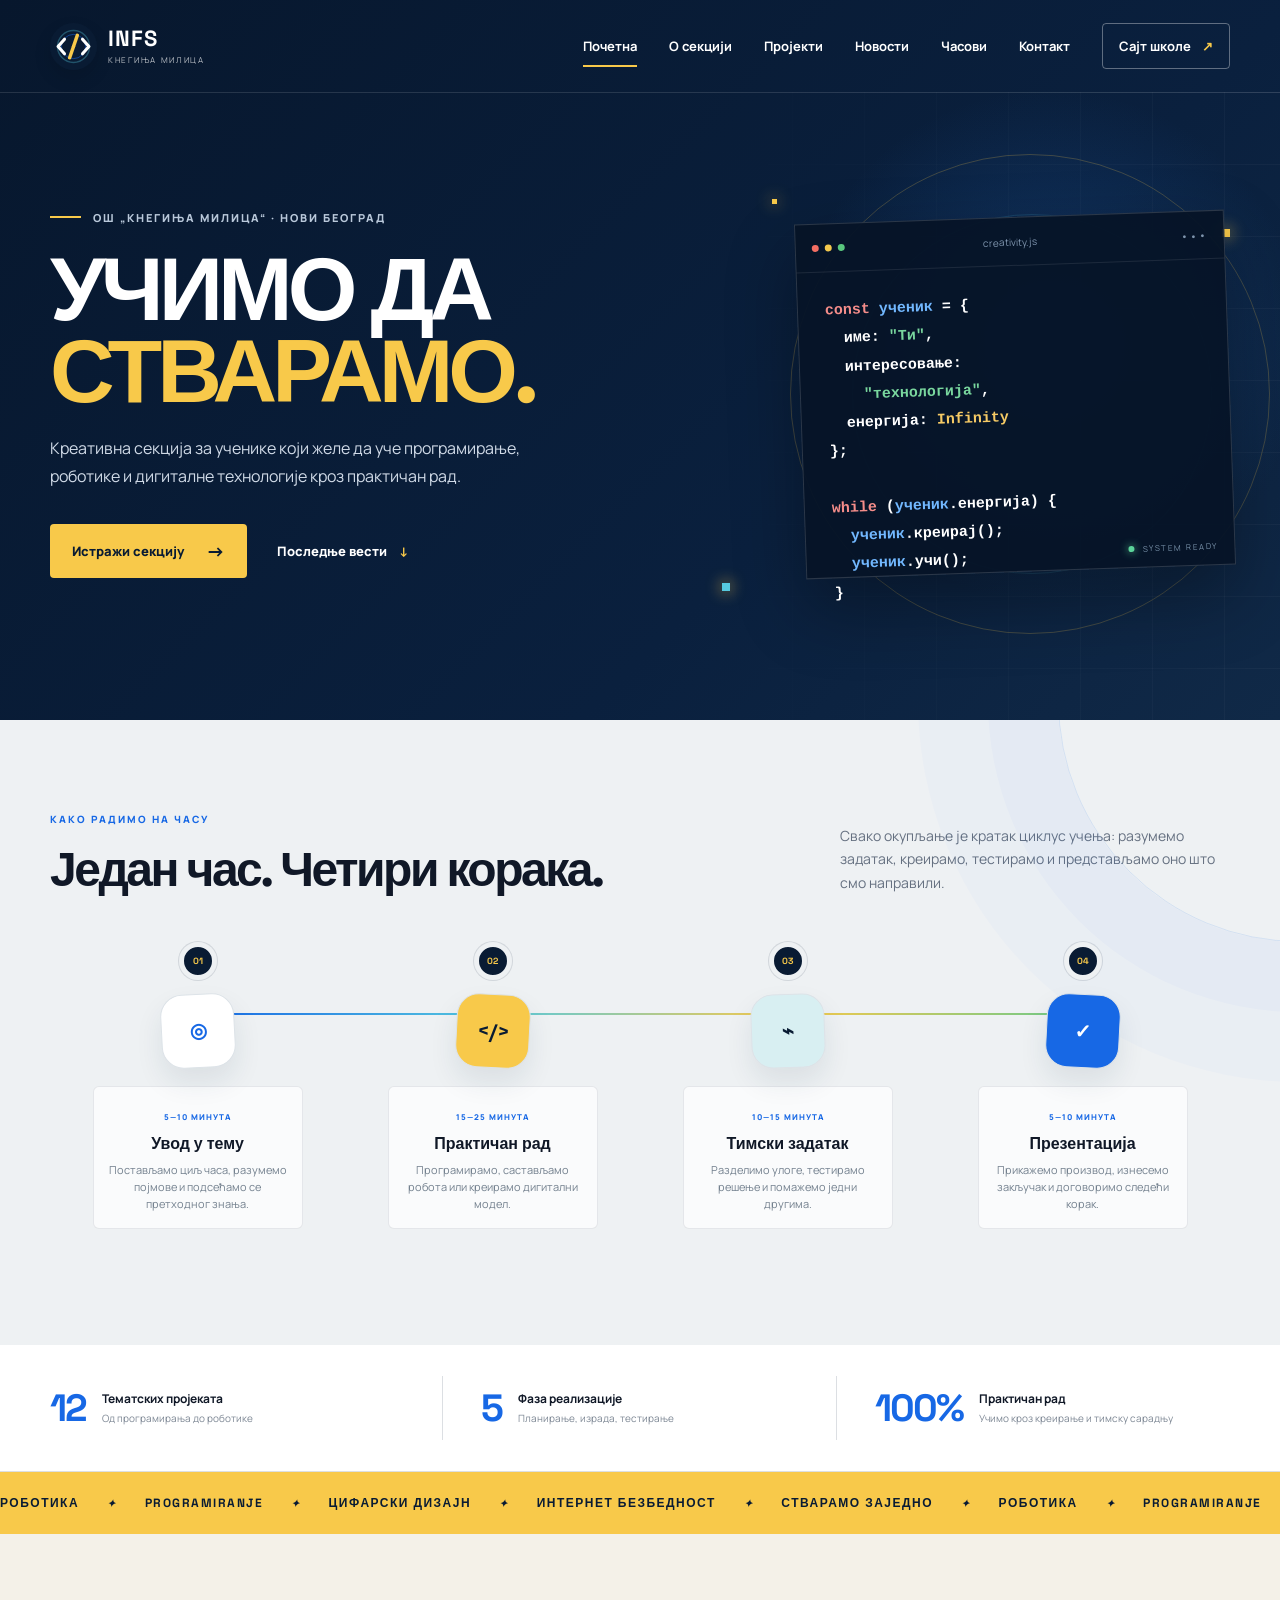
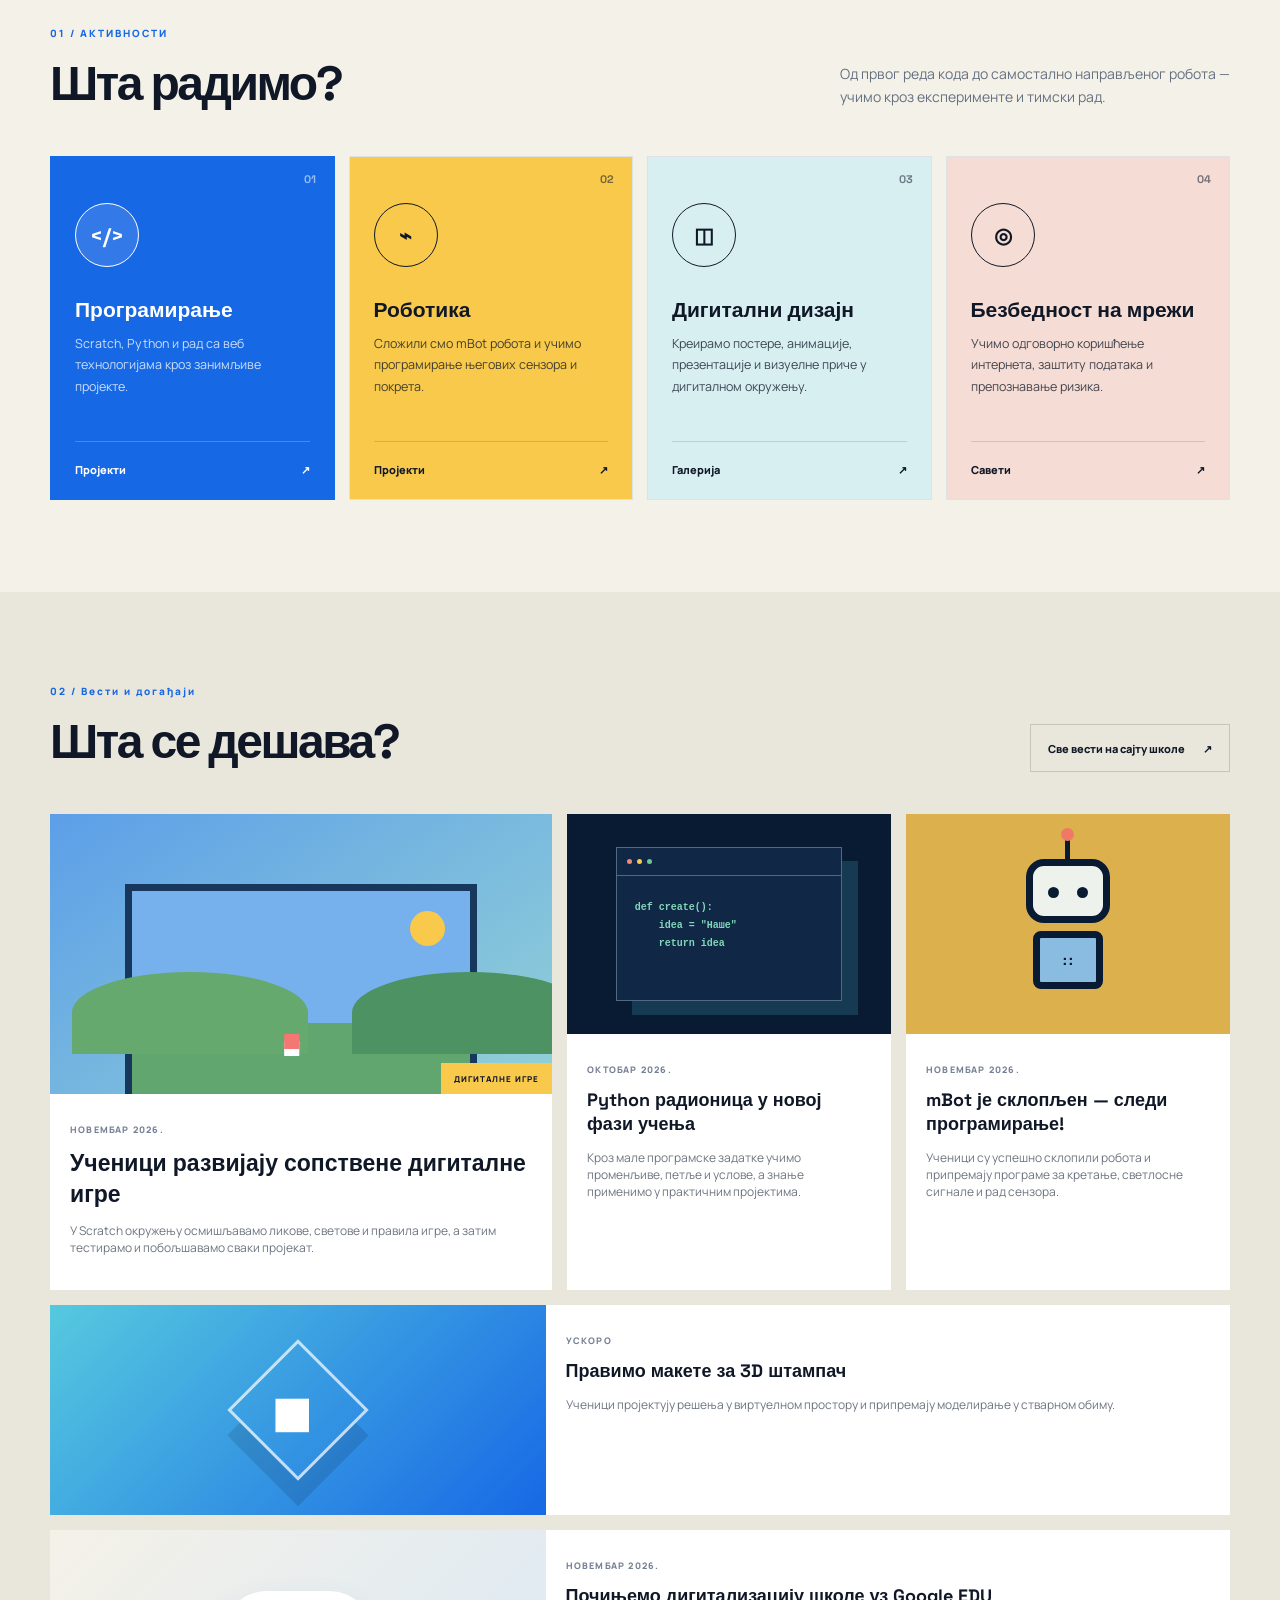
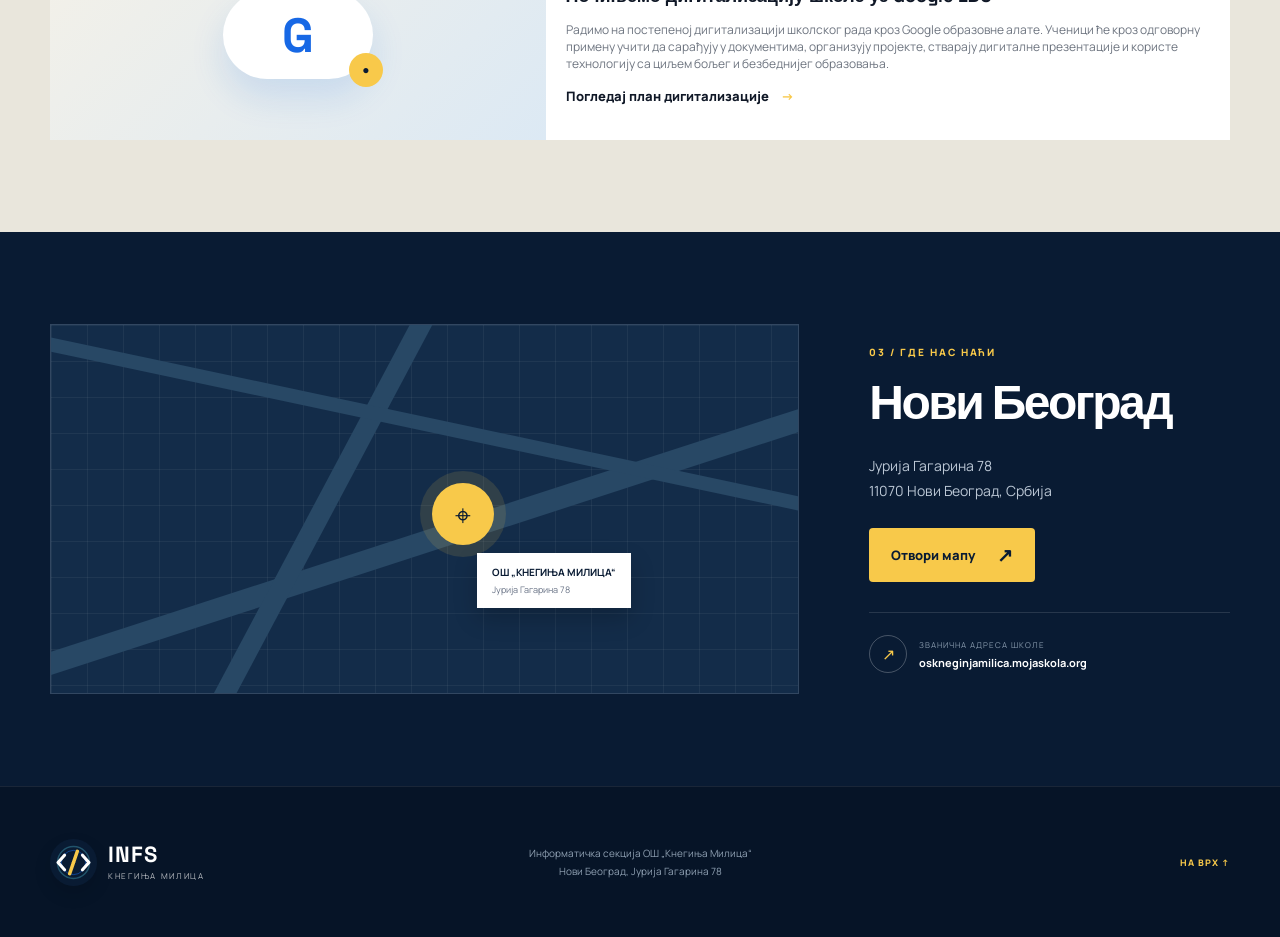
<file: index.html>
<!doctype html>
<html lang="sr">
<head>
  <meta charset="UTF-8">
  <meta name="viewport" content="width=device-width, initial-scale=1.0">
  <meta name="theme-color" content="#091b33">
  <title>Информатичка секција | ОШ „Кнегиња Милица“</title>
  <meta name="description" content="Информатичка секција Основне школе „Кнегиња Милица“ у Новом Београду. Програмирање, роботика, графички дизајн и дигитална уметност.">
  <link rel="icon" type="image/svg+xml" href="logo.svg">
  <link rel="canonical" href="https://infs.me/">
  <meta property="og:url" content="https://infs.me/">
  <meta property="og:type" content="website">
  <meta property="og:title" content="Информатичка секција | ОШ „Кнегиња Милица“">
  <link rel="preconnect" href="https://fonts.googleapis.com">
  <link rel="preconnect" href="https://fonts.gstatic.com" crossorigin>
  <link href="https://fonts.googleapis.com/css2?family=Manrope:wght@400;500;600;700;800&family=Space+Grotesk:wght@600;700&display=swap" rel="stylesheet">
  <link rel="stylesheet" href="styles.css">
</head>
<body>
  <header class="header" id="top">
    <div class="shell nav-wrap">
      <a class="brand" href="#top" aria-label="Почетна страница">
        <img class="brand-logo" src="logo.svg" alt="INFS — информатичка секција">
        <span>
          <strong>INFS</strong>
          <small>Кнегиња Милица</small>
        </span>
      </a>
      <button class="menu-button" type="button" aria-label="Отвори мени" aria-expanded="false">
        <span></span><span></span><span></span>
      </button>
      <nav class="nav" aria-label="Главна навигација">
        <a class="active" href="index.html">Почетна</a>
        <a href="o-sekciji.html">О секцији</a>
        <a href="projekti.html">Пројекти</a>
        <a href="vesti.html">Новости</a>
        <a href="#lesson">Часови</a>
        <a href="kontakt.html">Контакт</a>
        <a class="nav-button" href="https://oskneginjamilica.mojaskola.org/" target="_blank" rel="noopener">Сајт школе <span>↗</span></a>
      </nav>
    </div>
  </header>

  <main>
    <section class="hero">
      <div class="hero-grid"></div>
      <div class="shell hero-content">
        <div class="hero-copy">
          <div class="eyebrow"><span></span> ОШ „КНЕГИЊА МИЛИЦА“ · НОВИ БЕОГРАД</div>
          <h1>УЧИМО ДА<br><em>СТВАРАМО.</em></h1>
          <p>Креативна секција за ученике који желе да уче програмирање, роботике и дигиталне технологије кроз практичан рад.</p>
          <div class="hero-actions">
            <a class="button primary" href="#activities">Истражи секцију <span>→</span></a>
            <a class="text-link" href="#news">Последње вести <span>↓</span></a>
          </div>
        </div>
        <div class="hero-code" aria-label="Демонстрација програмирања">
          <div class="code-window">
            <div class="code-head">
              <div class="dots"><i></i><i></i><i></i></div>
              <span>creativity.js</span>
              <b>•••</b>
            </div>
            <pre><code><span class="pink">const</span> <span class="blue">ученик</span> = {
  име: <span class="green">"Ти"</span>,
  интересовање:
    <span class="green">"технологија"</span>,
  енергија: <span class="yellow">Infinity</span>
};

<span class="pink">while</span> (<span class="blue">ученик</span>.енергија) {
  <span class="blue">ученик</span>.креирај();
  <span class="blue">ученик</span>.учи();
}</code></pre>
            <div class="run-status"><span></span> SYSTEM READY</div>
          </div>
          <div class="orbit orbit-a"></div>
          <div class="orbit orbit-b"></div>
          <div class="pixel p1"></div><div class="pixel p2"></div><div class="pixel p3"></div>
        </div>
      </div>
    </section>

    <section class="lesson-section section" id="lesson">
      <div class="shell">
        <div class="section-heading">
          <div>
            <span class="kicker">КАКО РАДИМО НА ЧАСУ</span>
            <h2>Један час. Четири корака.</h2>
          </div>
          <p>Свако окупљање је кратак циклус учења: разумемо задатак, креирамо, тестирамо и представљамо оно што смо направили.</p>
        </div>
        <div class="lesson-timeline" aria-label="Структура часа информатичке секције">
          <article class="lesson-step">
            <div class="lesson-number">01</div>
            <div class="lesson-icon">◎</div>
            <div class="lesson-copy"><span>5—10 минута</span><h3>Увод у тему</h3><p>Постављамо циљ часа, разумемо појмове и подсећамо се претходног знања.</p></div>
          </article>
          <article class="lesson-step">
            <div class="lesson-number">02</div>
            <div class="lesson-icon">&lt;/&gt;</div>
            <div class="lesson-copy"><span>15—25 минута</span><h3>Практичан рад</h3><p>Програмирамо, састављамо робота или креирамо дигитални модел.</p></div>
          </article>
          <article class="lesson-step">
            <div class="lesson-number">03</div>
            <div class="lesson-icon">⌁</div>
            <div class="lesson-copy"><span>10—15 минута</span><h3>Тимски задатак</h3><p>Разделимо улоге, тестирамо решење и помажемо једни другима.</p></div>
          </article>
          <article class="lesson-step lesson-step-final">
            <div class="lesson-number">04</div>
            <div class="lesson-icon">✓</div>
            <div class="lesson-copy"><span>5—10 минута</span><h3>Презентација</h3><p>Прикажемо производ, изнесемо закључак и договоримо следећи корак.</p></div>
          </article>
        </div>
      </div>
    </section>

    <section class="impact-bar" aria-label="Кључне вредности секције">
      <div class="shell impact-grid">
        <article><span>12</span><div><b>Тематских пројеката</b><small>Од програмирања до роботике</small></div></article>
        <article><span>5</span><div><b>Фаза реализације</b><small>Планирање, израда, тестирање</small></div></article>
        <article><span>100%</span><div><b>Практичан рад</b><small>Учимо кроз креирање и тимску сарадњу</small></div></article>
      </div>
    </section>

    <section class="ticker" aria-label="Подручја рада">
      <div class="ticker-track">
        <span>РОБОТИКА</span><i>✦</i><span>PROGRAMIRANJE</span><i>✦</i><span>ЦИФАРСКИ ДИЗАЈН</span><i>✦</i><span>ИНТЕРНЕТ БЕЗБЕДНОСТ</span><i>✦</i><span>СТВАРАМО ЗАЈЕДНО</span><i>✦</i>
        <span>РОБОТИКА</span><i>✦</i><span>PROGRAMIRANJE</span><i>✦</i><span>ЦИФАРСКИ ДИЗАЈН</span><i>✦</i><span>ИНТЕРНЕТ БЕЗБЕДНОСТ</span><i>✦</i>
      </div>
    </section>

    <section class="activities section" id="activities">
      <div class="shell">
        <div class="section-heading">
          <div>
            <span class="kicker">01 / АКТИВНОСТИ</span>
            <h2>Шта радимо?</h2>
          </div>
          <p>Од првог реда кода до самостално направљеног робота — учимо кроз експерименте и тимски рад.</p>
        </div>
        <div class="activity-grid">
          <article class="activity-card featured">
            <span class="card-number">01</span>
            <div class="card-icon code-icon">&lt;/&gt;</div>
            <h3>Програмирање</h3>
            <p>Scratch, Python и рад са веб технологијама кроз занимљиве пројекте.</p>
            <a href="projekti.html#igre" aria-label="Више о програмирању">Пројекти <span>↗</span></a>
          </article>
          <article class="activity-card yellow">
            <span class="card-number">02</span>
            <div class="card-icon bot-icon">⌁</div>
            <h3>Роботика</h3>
            <p>Сложили смо mBot робота и учимо програмирање његових сензора и покрета.</p>
            <a href="projekti.html#mbot" aria-label="Више о роботике">Пројекти <span>↗</span></a>
          </article>
          <article class="activity-card cyan">
            <span class="card-number">03</span>
            <div class="card-icon">◫</div>
            <h3>Дигитални дизајн</h3>
            <p>Креирамо постере, анимације, презентације и визуелне приче у дигиталном окружењу.</p>
            <a href="#news" aria-label="Више о дизајну">Галерија <span>↗</span></a>
          </article>
          <article class="activity-card coral">
            <span class="card-number">04</span>
            <div class="card-icon">◎</div>
            <h3>Безбедност на мрежи</h3>
            <p>Учимо одговорно коришћење интернета, заштиту података и препознавање ризика.</p>
            <a href="#news" aria-label="Више о безбедности">Савети <span>↗</span></a>
          </article>
        </div>
      </div>
    </section>

    <section class="news section" id="news">
      <div class="shell">
        <div class="section-heading">
          <div>
            <span class="kicker">02 / Вести и догађаји</span>
            <h2>Шта се дешава?</h2>
          </div>
          <a class="outline-button" href="https://oskneginjamilica.mojaskola.org/" target="_blank" rel="noopener">Све вести на сајту школе <span>↗</span></a>
        </div>
        <div class="news-grid">
          <article class="news-card news-main">
            <div class="news-art art-game">
              <div class="game-screen">
                <span class="game-sun"></span>
                <span class="game-hill hill-one"></span>
                <span class="game-hill hill-two"></span>
                <span class="game-character">◆</span>
              </div>
              <span class="tag">ДИГИТАЛНЕ ИГРЕ</span>
            </div>
            <div class="news-content">
              <time>НОВЕМБАР 2026.</time>
              <h3>Ученици развијају сопствене дигиталне игре</h3>
              <p>У Scratch окружењу осмишљавамо ликове, светове и правила игре, а затим тестирамо и побољшавамо сваки пројекат.</p>
            </div>
          </article>
          <article class="news-card">
            <div class="news-art art-code">
              <div class="mini-window">
                <div><i></i><i></i><i></i></div>
                <pre>def create():
    idea = "Наше"
    return idea</pre>
              </div>
            </div>
            <div class="news-content">
              <time>ОКТОБАР 2026.</time>
              <h3>Python радионица у новој фази учења</h3>
              <p>Кроз мале програмске задатке учимо променљиве, петље и услове, а знање применимо у практичним пројектима.</p>
            </div>
          </article>
          <article class="news-card">
            <div class="news-art art-robot">
              <div class="robot-head"><span></span><i></i></div>
              <div class="robot-body">::</div>
            </div>
            <div class="news-content">
              <time>НОВЕМБАР 2026.</time>
              <h3>mBot је склопљен — следи програмирање!</h3>
              <p>Ученици су успешно склопили робота и припремају програме за кретање, светлосне сигнале и рад сензора.</p>
            </div>
          </article>
          <article class="news-card news-wide">
            <div class="news-art art-cube">
              <div class="cube">◆</div>
            </div>
            <div class="news-content">
              <time>УСКОРО</time>
              <h3>Правимо макете за 3D штампач</h3>
              <p>Ученици пројектују решења у виртуелном простору и припремају моделирање у стварном обиму.</p>
            </div>
          </article>
          <article class="news-card news-wide" id="digitalization">
            <div class="news-art art-digital">
              <div class="digital-cloud">G<span>●</span></div>
            </div>
            <div class="news-content">
              <time>НОВЕМБАР 2026.</time>
              <h3>Почињемо дигитализацију школе уз Google EDU</h3>
              <p>Радимо на постепеној дигитализацији школског рада кроз Google образовне алате. Ученици ће кроз одговорну примену учити да сарађују у документима, организују пројекте, стварају дигиталне презентације и користе технологију са циљем бољег и безбеднијег образовања.</p>
              <a class="text-link" href="google-edu.html">Погледај план дигитализације <span>→</span></a>
            </div>
          </article>
        </div>
      </div>
    </section>

    <section class="location section" id="location">
      <div class="shell location-grid">
        <div class="map-card">
          <div class="map-grid"></div>
          <div class="road road-a"></div><div class="road road-b"></div><div class="road road-c"></div>
          <div class="map-pin">
            <span>⌖</span>
          </div>
          <div class="map-label">
            <strong>ОШ „КНЕГИЊА МИЛИЦА“</strong>
            <small>Јурија Гагарина 78</small>
          </div>
        </div>
        <div class="location-info">
          <span class="kicker">03 / ГДЕ НАС НАЋИ</span>
          <h2>Нови Београд</h2>
          <address>
            Јурија Гагарина 78<br>
            11070 Нови Београд, Србија
          </address>
          <a class="button primary" href="https://www.google.com/maps/search/?api=1&query=Juryja+Gagarina+78+Novi+Beograd" target="_blank" rel="noopener">Отвори мапу <span>↗</span></a>
          <a class="school-link" href="https://oskneginjamilica.mojaskola.org/" target="_blank" rel="noopener">
            <span class="link-icon">↗</span>
            <span><small>Званична адреса школе</small><strong>oskneginjamilica.mojaskola.org</strong></span>
          </a>
        </div>
      </div>
    </section>
  </main>

  <footer>
    <div class="shell footer-grid">
      <div class="brand footer-brand">
        <img class="brand-logo" src="logo.svg" alt="INFS — информатичка секција">
        <span><strong>INFS</strong><small>Кнегиња Милица</small></span>
      </div>
      <p>Информатичка секција ОШ „Кнегиња Милица“<br>Нови Београд, Јурија Гагарина 78</p>
      <a href="#top" class="back-top">НА ВРХ ↑</a>
    </div>
  </footer>

  <script src="script.js"></script>
</body>
</html>
</file>
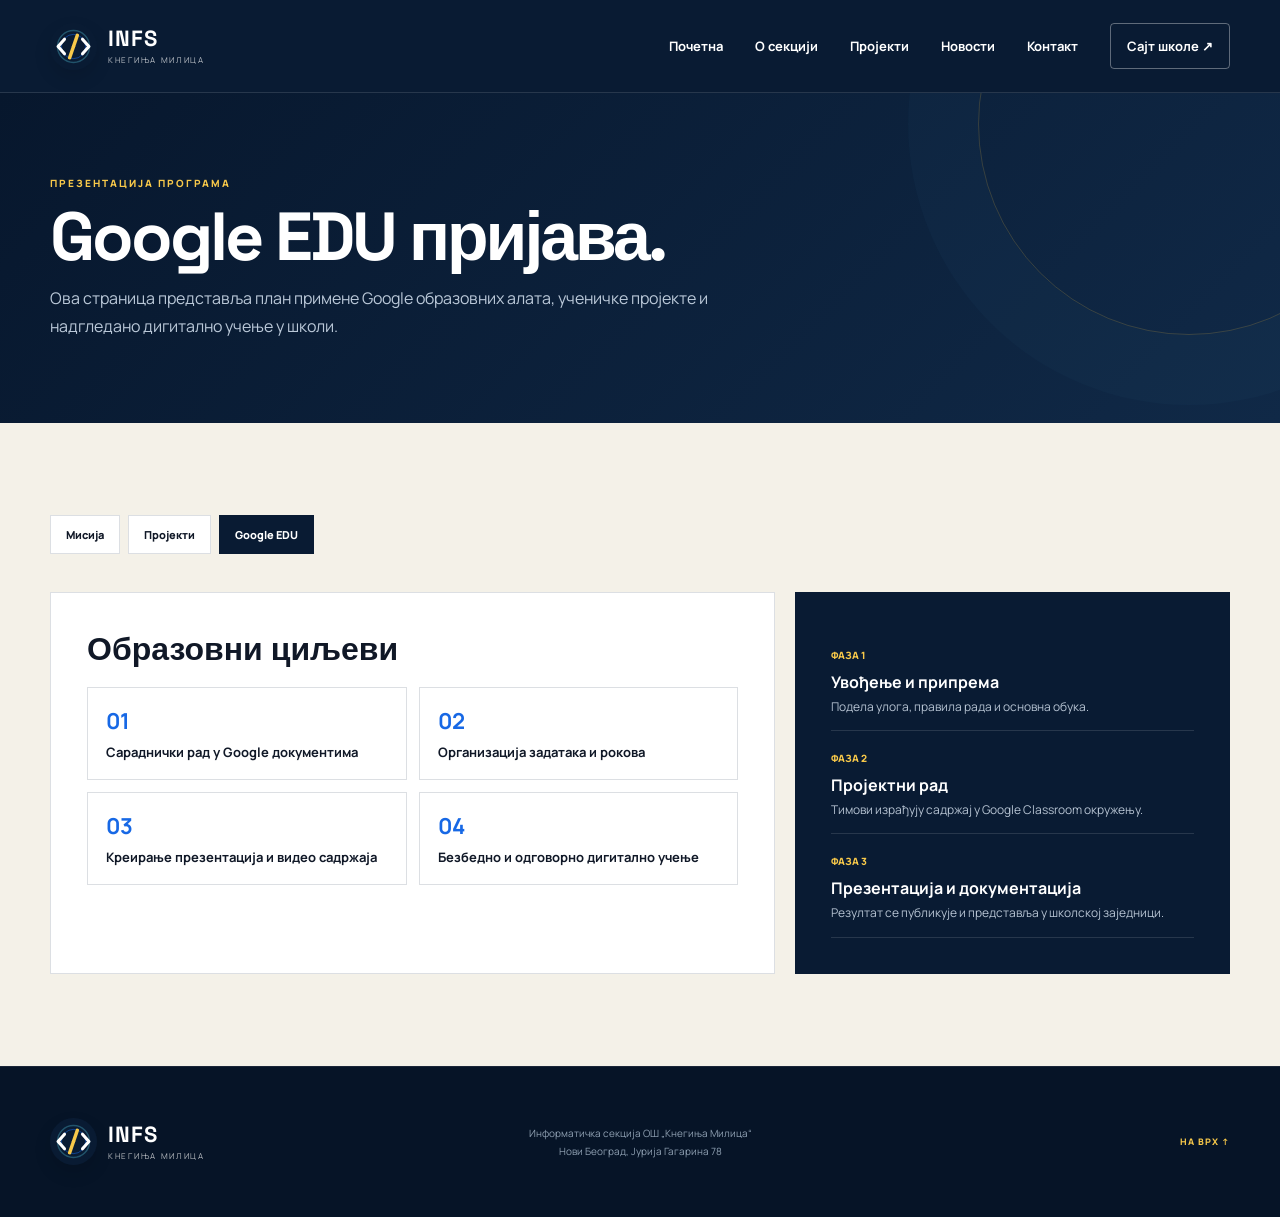
<file: google-edu.html>
<!doctype html>
<html lang="sr"><head><meta charset="UTF-8"><meta name="viewport" content="width=device-width,initial-scale=1"><title>Google EDU пријава | INFS</title><link rel="canonical" href="https://infs.me/google-edu.html"><link rel="preconnect" href="https://fonts.googleapis.com"><link rel="preconnect" href="https://fonts.gstatic.com" crossorigin><link href="https://fonts.googleapis.com/css2?family=Manrope:wght@400;500;600;700;800&family=Space+Grotesk:wght@600;700&display=swap" rel="stylesheet"><link rel="stylesheet" href="styles.css"></head>
<body>
<header class="header inner-header" id="top"><div class="shell nav-wrap"><a class="brand" href="index.html"><img class="brand-logo" src="logo.svg" alt="INFS — информатичка секција"><span><strong>INFS</strong><small>Кнегиња Милица</small></span></a><button class="menu-button" type="button" aria-label="Отвори мени" aria-expanded="false"><span></span><span></span><span></span></button><nav class="nav"><a href="index.html">Почетна</a><a href="o-sekciji.html">О секцији</a><a href="projekti.html">Пројекти</a><a href="vesti.html">Новости</a><a href="kontakt.html">Контакт</a><a class="nav-button" href="https://oskneginjamilica.mojaskola.org/" target="_blank" rel="noopener">Сајт школе ↗</a></nav></div></header>
<main><section class="page-hero"><div class="shell"><span class="kicker">ПРЕЗЕНТАЦИЈА ПРОГРАМА</span><h1>Google EDU пријава.</h1><p>Ова страница представља план примене Google образовних алата, ученичке пројекте и надгледано дигитално учење у школи.</p></div></section>
<section class="section"><div class="shell"><nav class="subnav"><a href="o-sekciji.html">Мисија</a><a href="projekti.html">Пројекти</a><a class="active" href="google-edu.html">Google EDU</a></nav><div class="edu-grid"><article class="edu-card"><h2>Образовни циљеви</h2><div class="edu-list"><div><b>01</b>Сараднички рад у Google документима</div><div><b>02</b>Организација задатака и рокова</div><div><b>03</b>Креирање презентација и видео садржаја</div><div><b>04</b>Безбедно и одговорно дигитално учење</div></div></article><aside class="timeline"><div class="timeline-item"><span>ФАЗА 1</span><h3>Увођење и припрема</h3><p>Подела улога, правила рада и основна обука.</p></div><div class="timeline-item"><span>ФАЗА 2</span><h3>Пројектни рад</h3><p>Тимови израђују садржај у Google Classroom окружењу.</p></div><div class="timeline-item"><span>ФАЗА 3</span><h3>Презентација и документација</h3><p>Резултат се публикује и представља у школској заједници.</p></div></aside></div></div></section></main>
<footer><div class="shell footer-grid"><div class="brand footer-brand"><img class="brand-logo" src="logo.svg" alt="INFS — информатичка секција"><span><strong>INFS</strong><small>Кнегиња Милица</small></span></div><p>Информатичка секција ОШ „Кнегиња Милица“<br>Нови Београд, Јурија Гагарина 78</p><a href="#top" class="back-top">НА ВРХ ↑</a></div></footer><script src="script.js"></script></body></html>
</file>
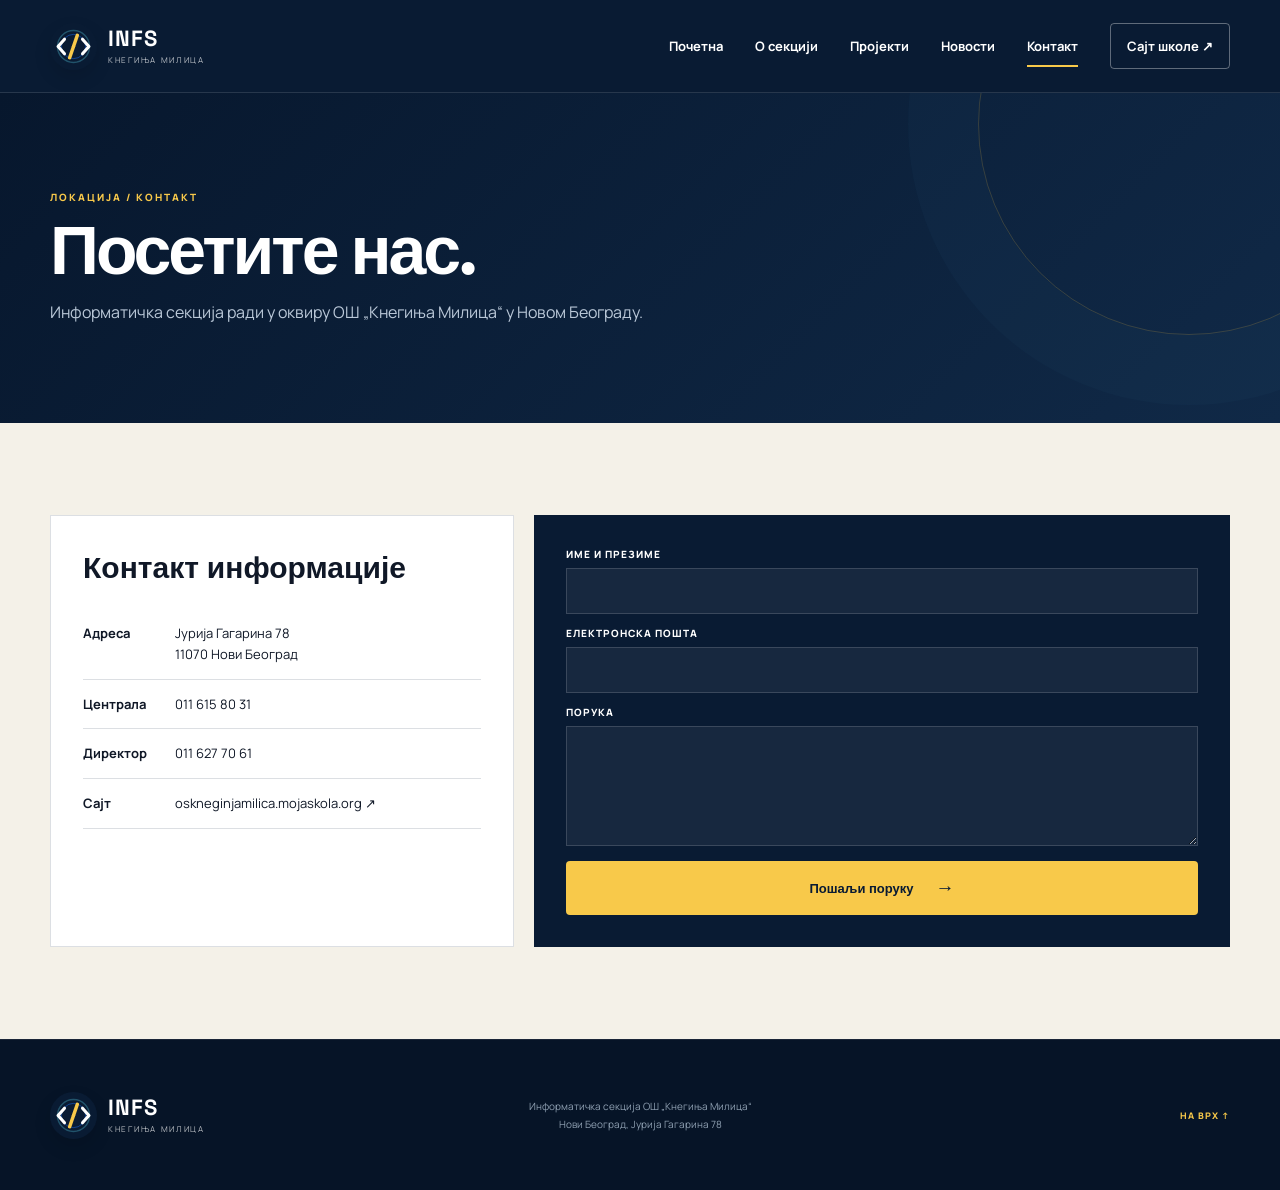
<file: kontakt.html>
<!doctype html>
<html lang="sr"><head><meta charset="UTF-8"><meta name="viewport" content="width=device-width,initial-scale=1"><title>Контакт | INFS</title><link rel="canonical" href="https://infs.me/kontakt.html"><link rel="preconnect" href="https://fonts.googleapis.com"><link rel="preconnect" href="https://fonts.gstatic.com" crossorigin><link href="https://fonts.googleapis.com/css2?family=Manrope:wght@400;500;600;700;800&family=Space+Grotesk:wght@600;700&display=swap" rel="stylesheet"><link rel="stylesheet" href="styles.css"></head>
<body>
<header class="header inner-header" id="top"><div class="shell nav-wrap"><a class="brand" href="index.html"><img class="brand-logo" src="logo.svg" alt="INFS — информатичка секција"><span><strong>INFS</strong><small>Кнегиња Милица</small></span></a><button class="menu-button" type="button" aria-label="Отвори мени" aria-expanded="false"><span></span><span></span><span></span></button><nav class="nav"><a href="index.html">Почетна</a><a href="o-sekciji.html">О секцији</a><a href="projekti.html">Пројекти</a><a href="vesti.html">Новости</a><a class="active" href="kontakt.html">Контакт</a><a class="nav-button" href="https://oskneginjamilica.mojaskola.org/" target="_blank" rel="noopener">Сајт школе ↗</a></nav></div></header>
<main><section class="page-hero"><div class="shell"><span class="kicker">ЛОКАЦИЈА / КОНТАКТ</span><h1>Посетите нас.</h1><p>Информатичка секција ради у оквиру ОШ „Кнегиња Милица“ у Новом Београду.</p></div></section>
<section class="section"><div class="shell"><div class="contact-grid"><article class="contact-card"><h2>Контакт информације</h2><div class="contact-row"><b>Адреса</b><span>Јурија Гагарина 78<br>11070 Нови Београд</span></div><div class="contact-row"><b>Централа</b><span>011 615 80 31</span></div><div class="contact-row"><b>Директор</b><span>011 627 70 61</span></div><div class="contact-row"><b>Сајт</b><a href="https://oskneginjamilica.mojaskola.org/" target="_blank" rel="noopener">oskneginjamilica.mojaskola.org ↗</a></div></article><form class="contact-form" onsubmit="event.preventDefault();this.reset();alert('Порука је припремљена за слање.');"><label>ИМЕ И ПРЕЗИМЕ<input type="text" name="name" required></label><label>ЕЛЕКТРОНСКА ПОШТА<input type="email" name="email" required></label><label>ПОРУКА<textarea name="message" required></textarea></label><button class="button primary" type="submit">Пошаљи поруку <span>→</span></button></form></div></div></section></main>
<footer><div class="shell footer-grid"><div class="brand footer-brand"><img class="brand-logo" src="logo.svg" alt="INFS — информатичка секција"><span><strong>INFS</strong><small>Кнегиња Милица</small></span></div><p>Информатичка секција ОШ „Кнегиња Милица“<br>Нови Београд, Јурија Гагарина 78</p><a href="#top" class="back-top">НА ВРХ ↑</a></div></footer><script src="script.js"></script></body></html>
</file>
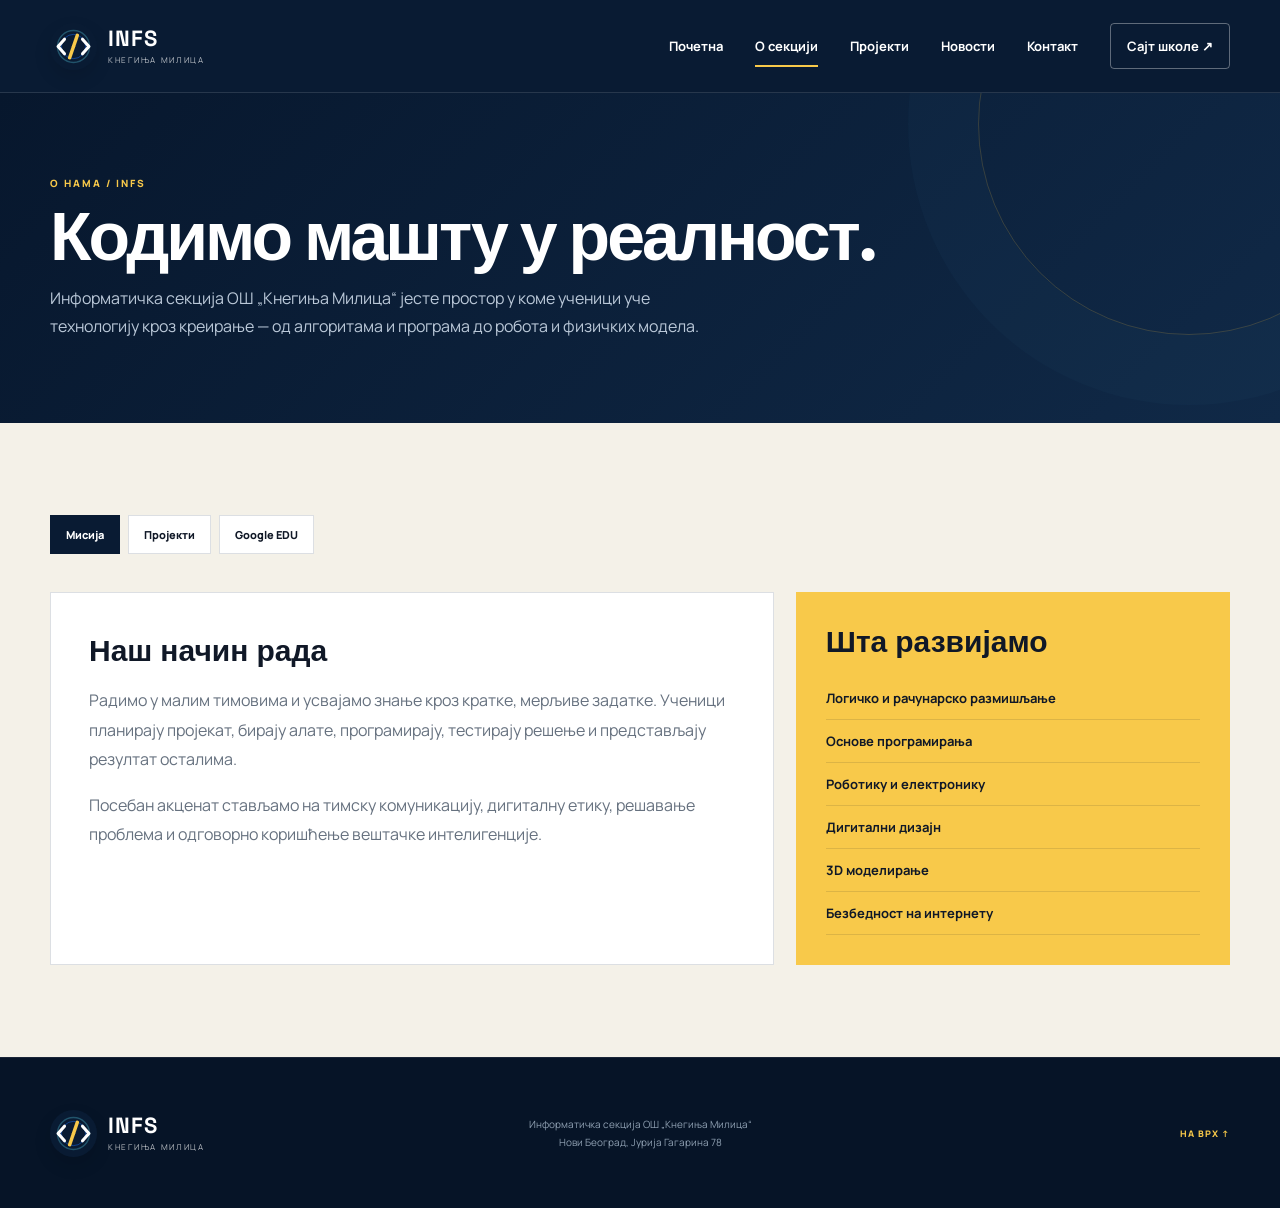
<file: o-sekciji.html>
<!doctype html>
<html lang="sr"><head><meta charset="UTF-8"><meta name="viewport" content="width=device-width,initial-scale=1"><title>О секцији | INFS</title><link rel="canonical" href="https://infs.me/o-sekciji.html"><link rel="preconnect" href="https://fonts.googleapis.com"><link rel="preconnect" href="https://fonts.gstatic.com" crossorigin><link href="https://fonts.googleapis.com/css2?family=Manrope:wght@400;500;600;700;800&family=Space+Grotesk:wght@600;700&display=swap" rel="stylesheet"><link rel="stylesheet" href="styles.css"></head>
<body>
<header class="header inner-header" id="top"><div class="shell nav-wrap"><a class="brand" href="index.html"><img class="brand-logo" src="logo.svg" alt="INFS — информатичка секција"><span><strong>INFS</strong><small>Кнегиња Милица</small></span></a><button class="menu-button" type="button" aria-label="Отвори мени" aria-expanded="false"><span></span><span></span><span></span></button><nav class="nav"><a href="index.html">Почетна</a><a class="active" href="o-sekciji.html">О секцији</a><a href="projekti.html">Пројекти</a><a href="vesti.html">Новости</a><a href="kontakt.html">Контакт</a><a class="nav-button" href="https://oskneginjamilica.mojaskola.org/" target="_blank" rel="noopener">Сајт школе ↗</a></nav></div></header>
<main><section class="page-hero"><div class="shell"><span class="kicker">О НАМА / INFS</span><h1>Кодимо машту у реалност.</h1><p>Информатичка секција ОШ „Кнегиња Милица“ јесте простор у коме ученици уче технологију кроз креирање — од алгоритама и програма до робота и физичких модела.</p></div></section>
<section class="section"><div class="shell"><nav class="subnav"><a class="active" href="o-sekciji.html">Мисија</a><a href="projekti.html">Пројекти</a><a href="google-edu.html">Google EDU</a></nav><div class="content-grid"><article class="feature-panel"><h2>Наш начин рада</h2><p>Радимо у малим тимовима и усвајамо знање кроз кратке, мерљиве задатке. Ученици планирају пројекат, бирају алате, програмирају, тестирају решење и представљају резултат осталима.</p><p>Посебан акценат стављамо на тимску комуникацију, дигиталну етику, решавање проблема и одговорно коришћење вештачке интелигенције.</p></article><aside class="side-panel"><h3>Шта развијамо</h3><ul><li>Логичко и рачунарско размишљање</li><li>Основе програмирања</li><li>Роботику и електронику</li><li>Дигитални дизајн</li><li>3D моделирање</li><li>Безбедност на интернету</li></ul></aside></div></div></section></main>
<footer><div class="shell footer-grid"><div class="brand footer-brand"><img class="brand-logo" src="logo.svg" alt="INFS — информатичка секција"><span><strong>INFS</strong><small>Кнегиња Милица</small></span></div><p>Информатичка секција ОШ „Кнегиња Милица“<br>Нови Београд, Јурија Гагарина 78</p><a href="#top" class="back-top">НА ВРХ ↑</a></div></footer><script src="script.js"></script></body></html>
</file>
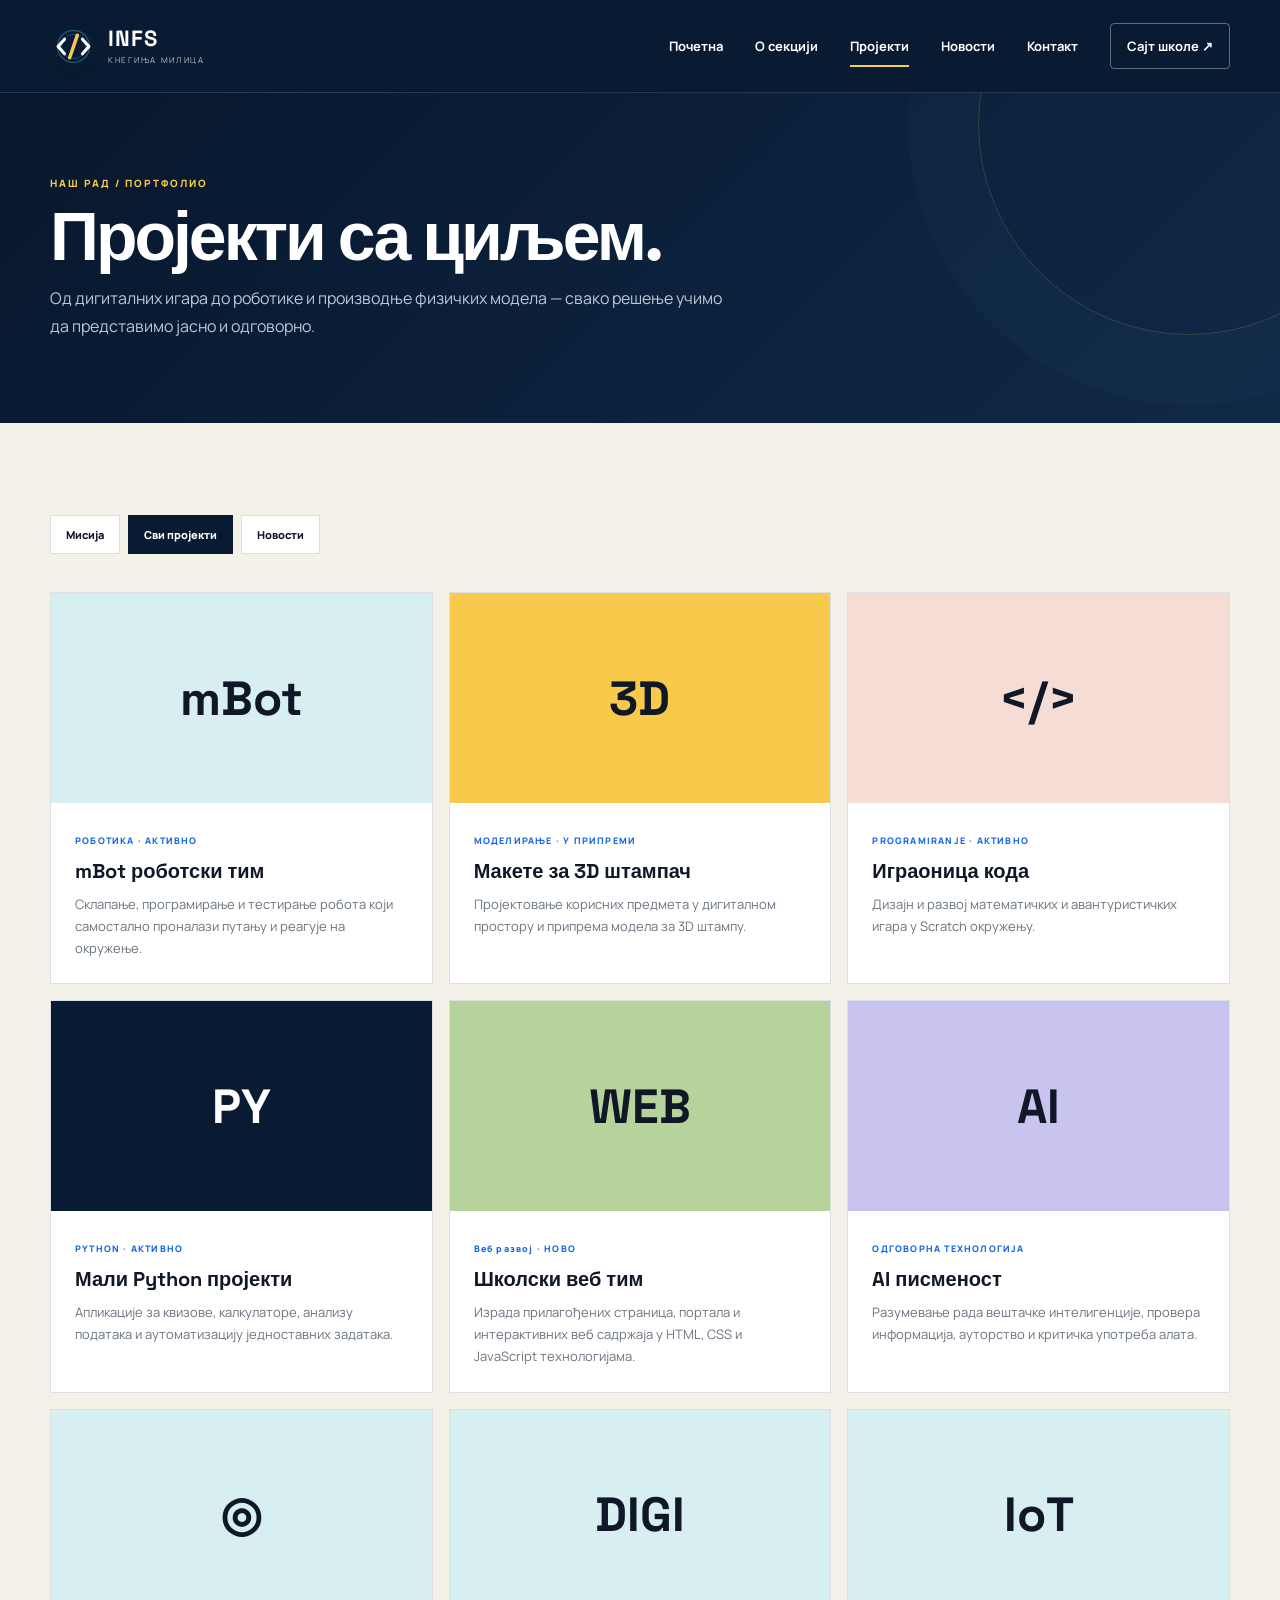
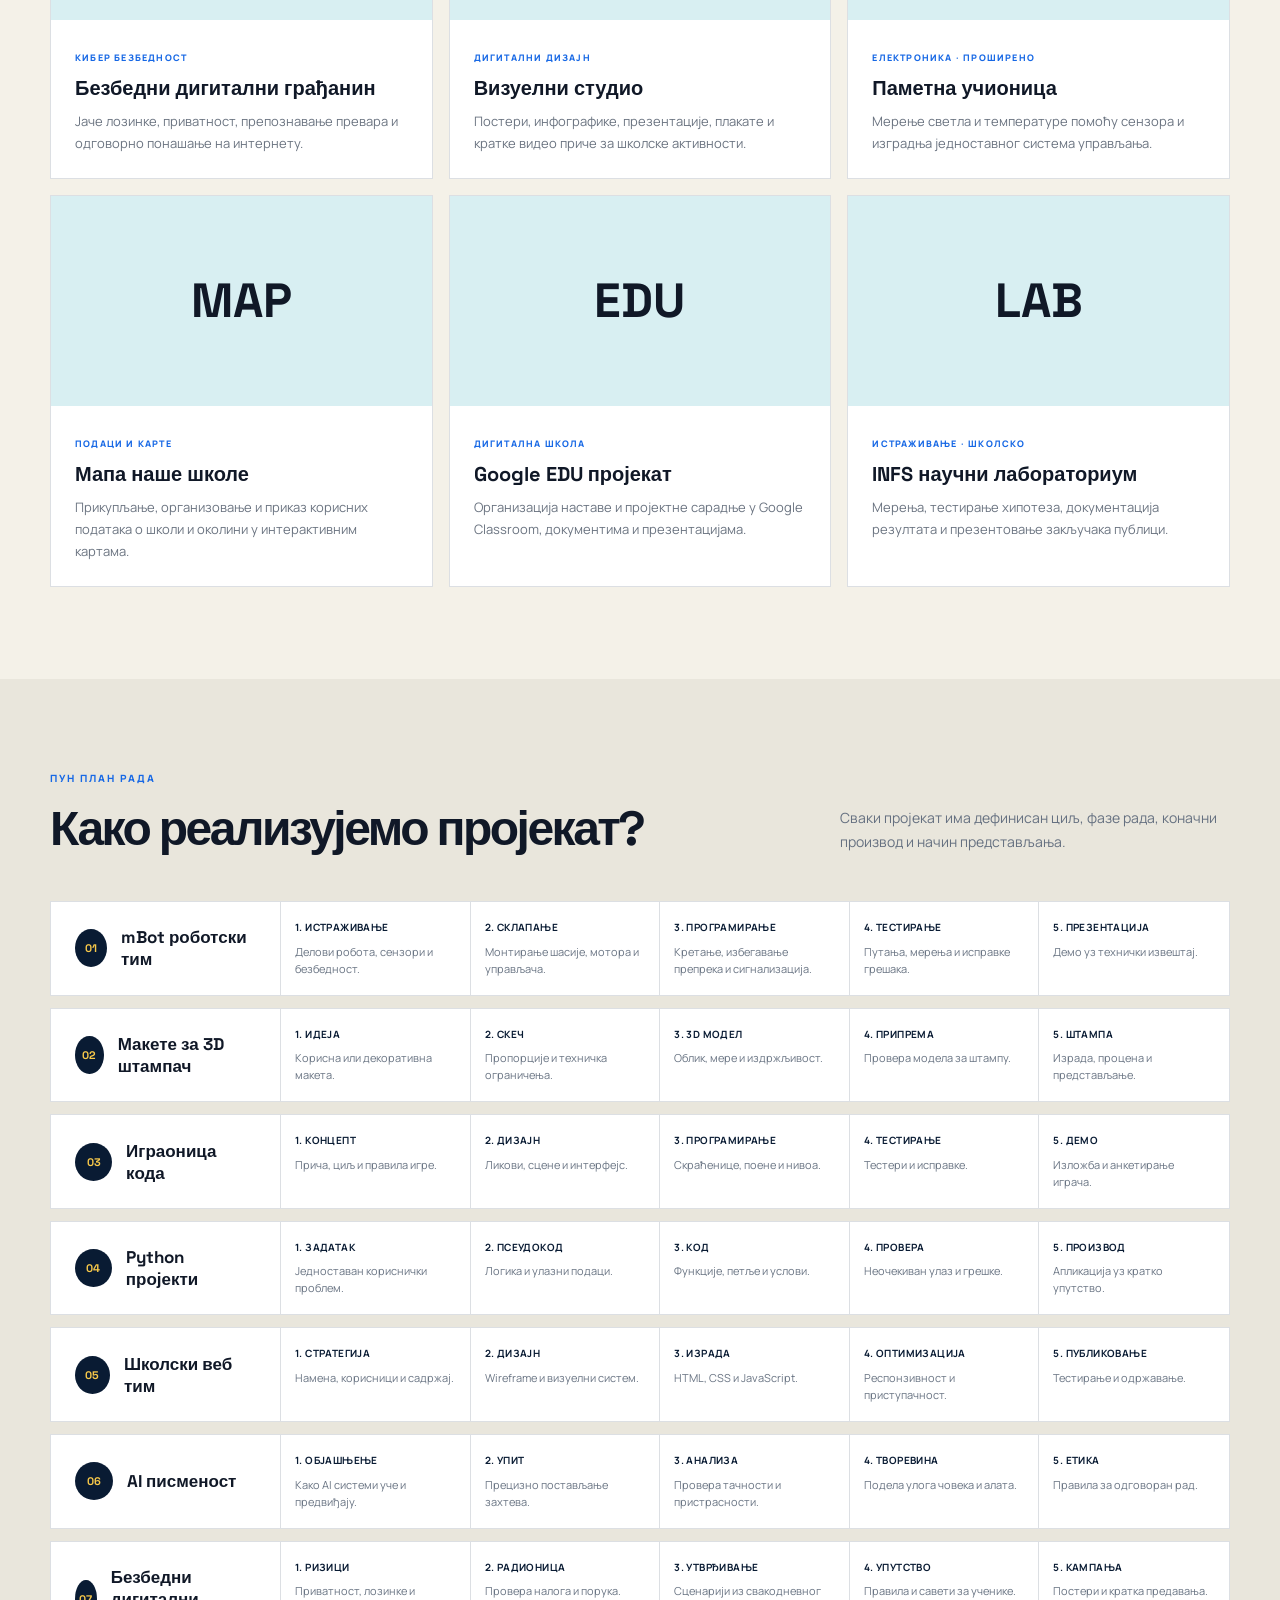
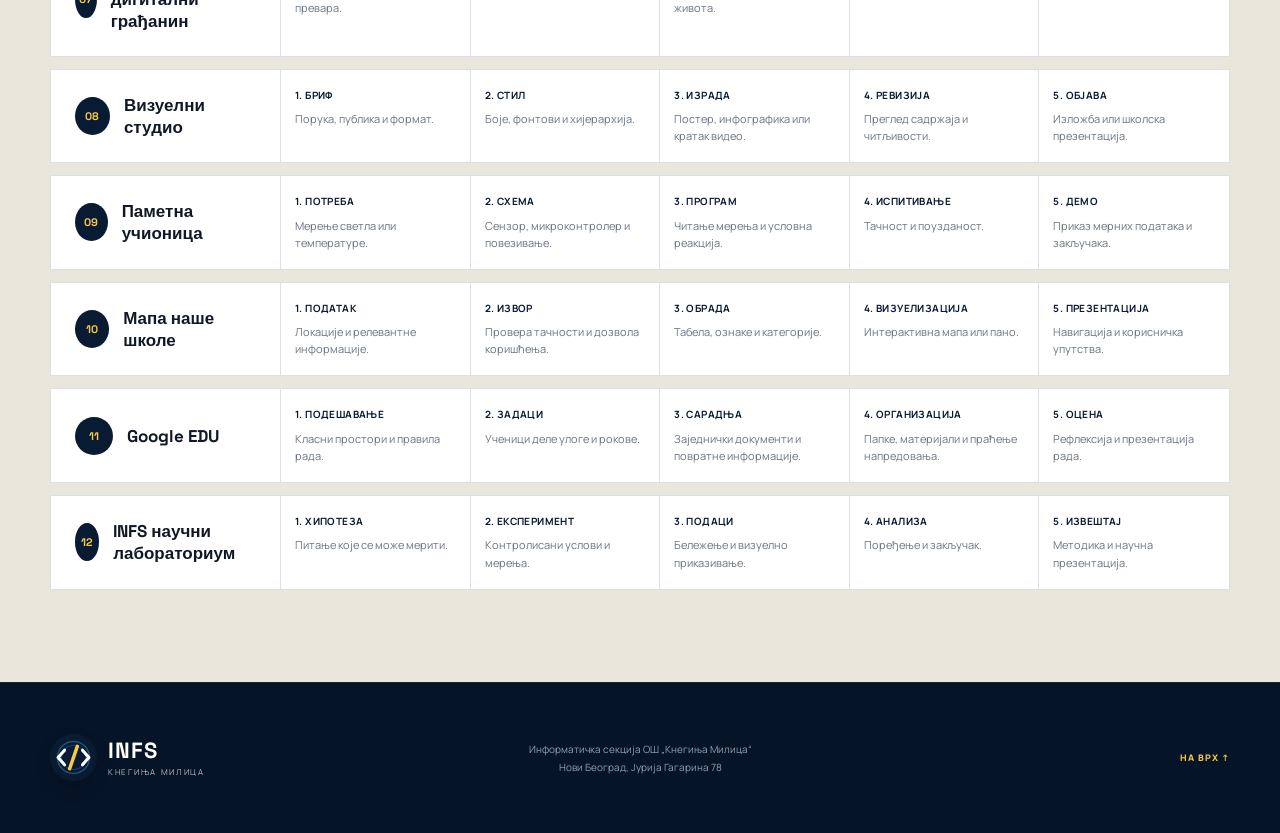
<file: projekti.html>
<!doctype html>
<html lang="sr"><head><meta charset="UTF-8"><meta name="viewport" content="width=device-width,initial-scale=1"><title>Пројекти | INFS</title><link rel="canonical" href="https://infs.me/projekti.html"><link rel="preconnect" href="https://fonts.googleapis.com"><link rel="preconnect" href="https://fonts.gstatic.com" crossorigin><link href="https://fonts.googleapis.com/css2?family=Manrope:wght@400;500;600;700;800&family=Space+Grotesk:wght@600;700&display=swap" rel="stylesheet"><link rel="stylesheet" href="styles.css"></head>
<body>
<header class="header inner-header" id="top"><div class="shell nav-wrap"><a class="brand" href="index.html"><img class="brand-logo" src="logo.svg" alt="INFS — информатичка секција"><span><strong>INFS</strong><small>Кнегиња Милица</small></span></a><button class="menu-button" type="button" aria-label="Отвори мени" aria-expanded="false"><span></span><span></span><span></span></button><nav class="nav"><a href="index.html">Почетна</a><a href="o-sekciji.html">О секцији</a><a class="active" href="projekti.html">Пројекти</a><a href="vesti.html">Новости</a><a href="kontakt.html">Контакт</a><a class="nav-button" href="https://oskneginjamilica.mojaskola.org/" target="_blank" rel="noopener">Сајт школе ↗</a></nav></div></header>
<main><section class="page-hero"><div class="shell"><span class="kicker">НАШ РАД / ПОРТФОЛИО</span><h1>Пројекти са циљем.</h1><p>Од дигиталних игара до роботике и производње физичких модела — свако решење учимо да представимо јасно и одговорно.</p></div></section>
<section class="section" id="projekti-program"><div class="shell">
  <nav class="subnav"><a href="o-sekciji.html">Мисија</a><a class="active" href="projekti.html">Сви пројекти</a><a href="vesti.html">Новости</a></nav>
  <div class="project-grid">
    <article class="project-card" id="mbot"><div class="project-card-art">mBot</div><div class="project-card-body"><span>РОБОТИКА · АКТИВНО</span><h3>mBot роботски тим</h3><p>Склапање, програмирање и тестирање робота који самостално проналази путању и реагује на окружење.</p></div></article>
    <article class="project-card" id="modeli"><div class="project-card-art">3D</div><div class="project-card-body"><span>МОДЕЛИРАЊЕ · У ПРИПРЕМИ</span><h3>Макете за 3D штампач</h3><p>Пројектовање корисних предмета у дигиталном простору и припрема модела за 3D штампу.</p></div></article>
    <article class="project-card" id="igre"><div class="project-card-art">&lt;/&gt;</div><div class="project-card-body"><span>PROGRAMIRANJE · АКТИВНО</span><h3>Играоница кода</h3><p>Дизајн и развој математичких и авантуристичких игара у Scratch окружењу.</p></div></article>
    <article class="project-card"><div class="project-card-art">PY</div><div class="project-card-body"><span>PYTHON · АКТИВНО</span><h3>Мали Python пројекти</h3><p>Апликације за квизове, калкулаторе, анализу података и аутоматизацију једноставних задатака.</p></div></article>
    <article class="project-card"><div class="project-card-art">WEB</div><div class="project-card-body"><span>Веб развој · НОВО</span><h3>Школски веб тим</h3><p>Израда прилагођених страница, портала и интерактивних веб садржаја у HTML, CSS и JavaScript технологијама.</p></div></article>
    <article class="project-card"><div class="project-card-art">AI</div><div class="project-card-body"><span>ОДГОВОРНА ТЕХНОЛОГИЈА</span><h3>AI писменост</h3><p>Разумевање рада вештачке интелигенције, провера информација, ауторство и критичка употреба алата.</p></div></article>
    <article class="project-card"><div class="project-card-art">◎</div><div class="project-card-body"><span>КИБЕР БЕЗБЕДНОСТ</span><h3>Безбедни дигитални грађанин</h3><p>Јаче лозинке, приватност, препознавање превара и одговорно понашање на интернету.</p></div></article>
    <article class="project-card"><div class="project-card-art">DIGI</div><div class="project-card-body"><span>ДИГИТАЛНИ ДИЗАЈН</span><h3>Визуелни студио</h3><p>Постери, инфографике, презентације, плакате и кратке видео приче за школске активности.</p></div></article>
    <article class="project-card"><div class="project-card-art">IoT</div><div class="project-card-body"><span>ЕЛЕКТРОНИКА · ПРОШИРЕНО</span><h3>Паметна учионица</h3><p>Мерење светла и температуре помоћу сензора и изградња једноставног система управљања.</p></div></article>
    <article class="project-card"><div class="project-card-art">MAP</div><div class="project-card-body"><span>ПОДАЦИ И КАРТЕ</span><h3>Мапа наше школе</h3><p>Прикупљање, организовање и приказ корисних података о школи и околини у интерактивним картама.</p></div></article>
    <article class="project-card"><div class="project-card-art">EDU</div><div class="project-card-body"><span>ДИГИТАЛНА ШКОЛА</span><h3>Google EDU пројекат</h3><p>Организација наставе и пројектне сарадње у Google Classroom, документима и презентацијама.</p></div></article>
    <article class="project-card"><div class="project-card-art">LAB</div><div class="project-card-body"><span>ИСТРАЖИВАЊЕ · ШКОЛСКО</span><h3>INFS научни лабораториум</h3><p>Мерења, тестирање хипотеза, документација резултата и презентовање закључака публици.</p></div></article>
  </div>
</div></section>

<section class="section project-plan" id="plan-rada"><div class="shell">
  <div class="section-heading"><div><span class="kicker">ПУН ПЛАН РАДА</span><h2>Како реализујемо пројекат?</h2></div><p>Сваки пројекат има дефинисан циљ, фазе рада, коначни производ и начин представљања.</p></div>
  <div class="plan-list">
    <article class="plan-row"><div class="plan-title"><span>01</span><h3>mBot роботски тим</h3></div><div class="plan-flow"><p><b>1. Истраживање</b>Делови робота, сензори и безбедност.</p><p><b>2. Склапање</b>Монтирање шасије, мотора и управљача.</p><p><b>3. Програмирање</b>Кретање, избегавање препрека и сигнализација.</p><p><b>4. Тестирање</b>Путања, мерења и исправке грешака.</p><p><b>5. Презентација</b>Демо уз технички извештај.</p></div></article>
    <article class="plan-row"><div class="plan-title"><span>02</span><h3>Макете за 3D штампач</h3></div><div class="plan-flow"><p><b>1. Идеја</b>Корисна или декоративна макета.</p><p><b>2. Скеч</b>Пропорције и техничка ограничења.</p><p><b>3. 3D модел</b>Облик, мере и издржљивост.</p><p><b>4. Припрема</b>Провера модела за штампу.</p><p><b>5. Штампа</b>Израда, процена и представљање.</p></div></article>
    <article class="plan-row"><div class="plan-title"><span>03</span><h3>Играоница кода</h3></div><div class="plan-flow"><p><b>1. Концепт</b>Причa, циљ и правила игре.</p><p><b>2. Дизајн</b>Ликови, сцене и интерфејс.</p><p><b>3. Програмирање</b>Скраћенице, поене и нивоа.</p><p><b>4. Тестирање</b>Тестери и исправке.</p><p><b>5. Демо</b>Изложба и анкетирање играча.</p></div></article>
    <article class="plan-row"><div class="plan-title"><span>04</span><h3>Python пројекти</h3></div><div class="plan-flow"><p><b>1. Задатак</b>Једноставан кориснички проблем.</p><p><b>2. Псеудокод</b>Логика и улазни подаци.</p><p><b>3. Код</b>Функције, петље и услови.</p><p><b>4. Провера</b>Неочекиван улаз и грешке.</p><p><b>5. Производ</b>Апликација уз кратко упутство.</p></div></article>
    <article class="plan-row"><div class="plan-title"><span>05</span><h3>Школски веб тим</h3></div><div class="plan-flow"><p><b>1. Стратегија</b>Намена, корисници и садржај.</p><p><b>2. Дизајн</b>Wireframe и визуелни систем.</p><p><b>3. Израда</b>HTML, CSS и JavaScript.</p><p><b>4. Оптимизација</b>Респонзивност и приступачност.</p><p><b>5. Публиковање</b>Тестирање и одржавање.</p></div></article>
    <article class="plan-row"><div class="plan-title"><span>06</span><h3>AI писменост</h3></div><div class="plan-flow"><p><b>1. Објашњење</b>Како AI системи уче и предвиђају.</p><p><b>2. Упит</b>Прецизно постављање захтева.</p><p><b>3. Анализа</b>Провера тачности и пристрасности.</p><p><b>4. Творевина</b>Подела улога човека и алата.</p><p><b>5. Етика</b>Правила за одговоран рад.</p></div></article>
    <article class="plan-row"><div class="plan-title"><span>07</span><h3>Безбедни дигитални грађанин</h3></div><div class="plan-flow"><p><b>1. Ризици</b>Приватност, лозинке и превара.</p><p><b>2. Радионица</b>Провера налога и порука.</p><p><b>3. Утврђивање</b>Сценарији из свакодневног живота.</p><p><b>4. Упутство</b>Правила и савети за ученике.</p><p><b>5. Кампања</b>Постери и кратка предавања.</p></div></article>
    <article class="plan-row"><div class="plan-title"><span>08</span><h3>Визуелни студио</h3></div><div class="plan-flow"><p><b>1. Бриф</b>Порука, публика и формат.</p><p><b>2. Стил</b>Боје, фонтови и хијерархија.</p><p><b>3. Израда</b>Постер, инфографика или кратак видео.</p><p><b>4. Ревизија</b>Преглед садржаја и читљивости.</p><p><b>5. Објавa</b>Изложба или школска презентација.</p></div></article>
    <article class="plan-row"><div class="plan-title"><span>09</span><h3>Паметна учионица</h3></div><div class="plan-flow"><p><b>1. Потреба</b>Мерење светла или температуре.</p><p><b>2. Схема</b>Сензор, микроконтролер и повезивање.</p><p><b>3. Програм</b>Читање мерења и условна реакција.</p><p><b>4. Испитивање</b>Тачност и поузданост.</p><p><b>5. Демо</b>Приказ мерних података и закључака.</p></div></article>
    <article class="plan-row"><div class="plan-title"><span>10</span><h3>Мапа наше школе</h3></div><div class="plan-flow"><p><b>1. Податак</b>Локације и релевантне информације.</p><p><b>2. Извор</b>Провера тачности и дозвола коришћења.</p><p><b>3. Обрада</b>Табела, ознаке и категорије.</p><p><b>4. Визуелизација</b>Интерактивна мапа или пано.</p><p><b>5. Презентација</b>Навигација и корисничка упутства.</p></div></article>
    <article class="plan-row"><div class="plan-title"><span>11</span><h3>Google EDU</h3></div><div class="plan-flow"><p><b>1. Подешавање</b>Класни простори и правила рада.</p><p><b>2. Задаци</b>Ученици деле улоге и рокове.</p><p><b>3. Сарадња</b>Заједнички документи и повратне информације.</p><p><b>4. Организација</b>Папке, материјали и праћење напредовања.</p><p><b>5. Оцена</b>Рефлексија и презентација рада.</p></div></article>
    <article class="plan-row"><div class="plan-title"><span>12</span><h3>INFS научни лабораториум</h3></div><div class="plan-flow"><p><b>1. Хипотеза</b>Питање које се може мерити.</p><p><b>2. Експеримент</b>Контролисани услови и мерења.</p><p><b>3. Подаци</b>Белeжење и визуелно приказивање.</p><p><b>4. Анализа</b>Поређење и закључак.</p><p><b>5. Извештај</b>Методика и научна презентација.</p></div></article>
  </div>
</div></section>
<footer><div class="shell footer-grid"><div class="brand footer-brand"><img class="brand-logo" src="logo.svg" alt="INFS — информатичка секција"><span><strong>INFS</strong><small>Кнегиња Милица</small></span></div><p>Информатичка секција ОШ „Кнегиња Милица“<br>Нови Београд, Јурија Гагарина 78</p><a href="#top" class="back-top">НА ВРХ ↑</a></div></footer><script src="script.js"></script></body></html>
</file>
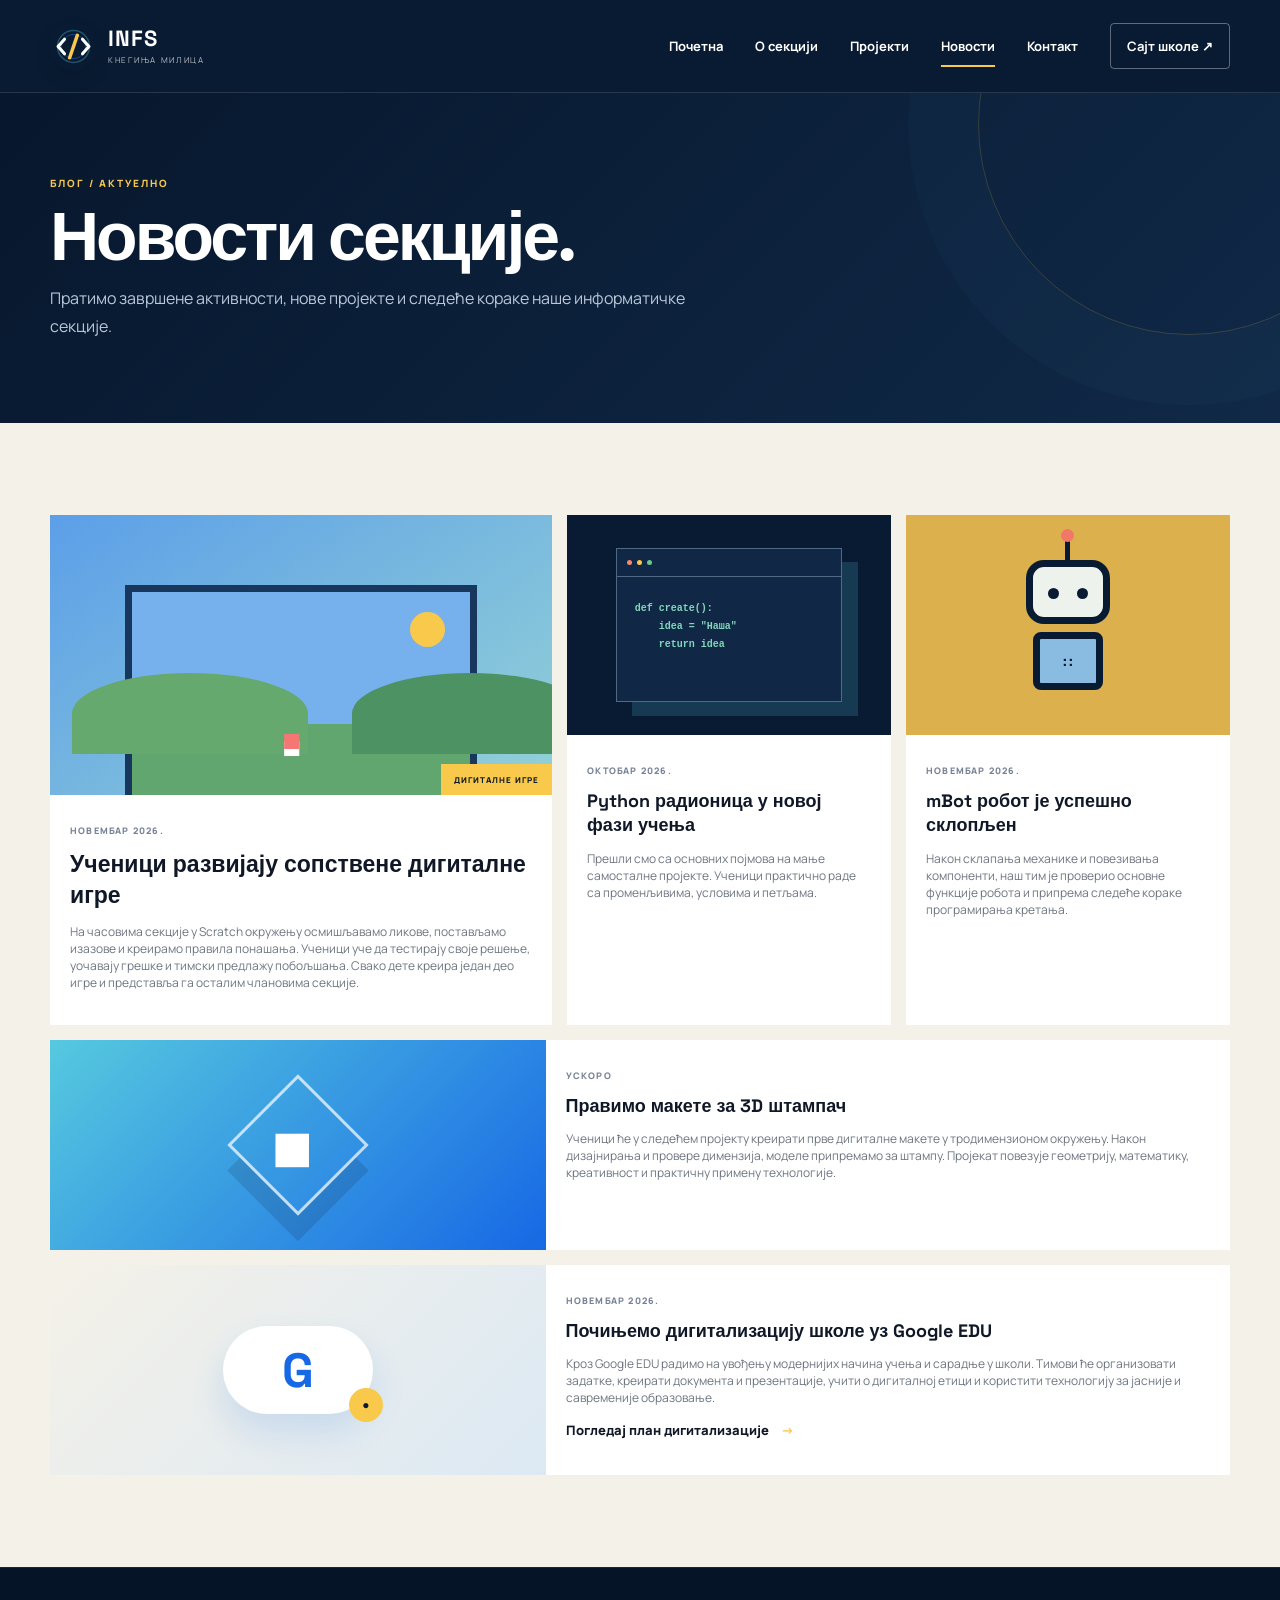
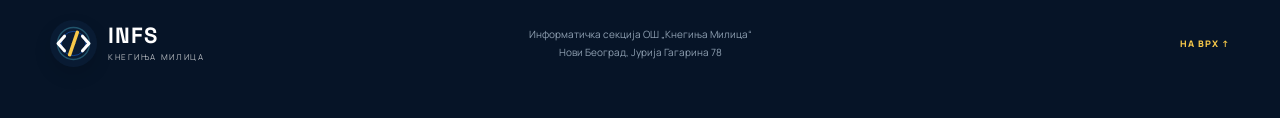
<file: vesti.html>
<!doctype html>
<html lang="sr"><head><meta charset="UTF-8"><meta name="viewport" content="width=device-width,initial-scale=1"><title>Новости | INFS</title><link rel="canonical" href="https://infs.me/vesti.html"><link rel="preconnect" href="https://fonts.googleapis.com"><link rel="preconnect" href="https://fonts.gstatic.com" crossorigin><link href="https://fonts.googleapis.com/css2?family=Manrope:wght@400;500;600;700;800&family=Space+Grotesk:wght@600;700&display=swap" rel="stylesheet"><link rel="stylesheet" href="styles.css"></head>
<body>
<header class="header inner-header" id="top"><div class="shell nav-wrap"><a class="brand" href="index.html"><img class="brand-logo" src="logo.svg" alt="INFS — информатичка секција"><span><strong>INFS</strong><small>Кнегиња Милица</small></span></a><button class="menu-button" type="button" aria-label="Отвори мени" aria-expanded="false"><span></span><span></span><span></span></button><nav class="nav"><a href="index.html">Почетна</a><a href="o-sekciji.html">О секцији</a><a href="projekti.html">Пројекти</a><a class="active" href="vesti.html">Новости</a><a href="kontakt.html">Контакт</a><a class="nav-button" href="https://oskneginjamilica.mojaskola.org/" target="_blank" rel="noopener">Сајт школе ↗</a></nav></div></header>
<main><section class="page-hero"><div class="shell"><span class="kicker">БЛОГ / АКТУЕЛНО</span><h1>Новости секције.</h1><p>Пратимо завршене активности, нове пројекте и следеће кораке наше информатичке секције.</p></div></section>
<section class="section"><div class="shell"><div class="news-grid">
<article class="news-card news-main"><div class="news-art art-game"><div class="game-screen"><span class="game-sun"></span><span class="game-hill hill-one"></span><span class="game-hill hill-two"></span><span class="game-character">◆</span></div><span class="tag">ДИГИТАЛНЕ ИГРЕ</span></div><div class="news-content"><time>НОВЕМБАР 2026.</time><h3>Ученици развијају сопствене дигиталне игре</h3><p>На часовима секције у Scratch окружењу осмишљавамо ликове, постављамо изазове и креирамо правила понашања. Ученици уче да тестирају своје решење, уочавају грешке и тимски предлажу побољшања. Свако дете креира један део игре и представља га осталим члановима секције.</p></div></article>
<article class="news-card"><div class="news-art art-code"><div class="mini-window"><div><i></i><i></i><i></i></div><pre>def create():
    idea = "Наша"
    return idea</pre></div></div><div class="news-content"><time>ОКТОБАР 2026.</time><h3>Python радионица у новој фази учења</h3><p>Прешли смо са основних појмова на мање самосталне пројекте. Ученици практично раде са променљивима, условима и петљама.</p></div></article>
<article class="news-card"><div class="news-art art-robot"><div class="robot-head"><span></span><i></i></div><div class="robot-body">::</div></div><div class="news-content"><time>НОВЕМБАР 2026.</time><h3>mBot робот је успешно склопљен</h3><p>Након склапања механике и повезивања компоненти, наш тим је проверио основне функције робота и припрема следеће кораке програмирања кретања.</p></div></article>
<article class="news-card news-wide"><div class="news-art art-cube"><div class="cube">◆</div></div><div class="news-content"><time>УСКОРО</time><h3>Правимо макете за 3D штампач</h3><p>Ученици ће у следећем пројекту креирати прве дигиталне макете у тродимензионом окружењу. Након дизајнирања и провере димензија, моделе припремамо за штампу. Пројекат повезује геометрију, математику, креативност и практичну примену технологије.</p></div></article>
<article class="news-card news-wide" id="digitalization"><div class="news-art art-digital"><div class="digital-cloud">G<span>●</span></div></div><div class="news-content"><time>НОВЕМБАР 2026.</time><h3>Почињемо дигитализацију школе уз Google EDU</h3><p>Кроз Google EDU радимо на увођењу модернијих начина учења и сарадње у школи. Тимови ће организовати задатке, креирати документа и презентације, учити о дигиталној етици и користити технологију за јасније и савременије образовање.</p><a class="text-link" href="google-edu.html">Погледај план дигитализације <span>→</span></a></div></article>
</div></div></section></main>
<footer><div class="shell footer-grid"><div class="brand footer-brand"><img class="brand-logo" src="logo.svg" alt="INFS — информатичка секција"><span><strong>INFS</strong><small>Кнегиња Милица</small></span></div><p>Информатичка секција ОШ „Кнегиња Милица“<br>Нови Београд, Јурија Гагарина 78</p><a href="#top" class="back-top">НА ВРХ ↑</a></div></footer><script src="script.js"></script></body></html>
</file>
<file: styles.css>
:root {
  --navy: #091b33;
  --blue: #1768e5;
  --cyan: #56c9df;
  --yellow: #f8c94a;
  --coral: #f18a72;
  --cream: #f4f1e8;
  --ink: #101827;
  --white: #fff;
  --line: #dcdfe3;
}

* { box-sizing: border-box; }
html { scroll-behavior: smooth; }
body {
  margin: 0;
  color: var(--ink);
  background: var(--cream);
  font-family: "Manrope", sans-serif;
}
a { color: inherit; text-decoration: none; }
.shell { width: min(1180px, calc(100% - 48px)); margin-inline: auto; }

.header {
  position: absolute;
  z-index: 20;
  width: 100%;
  color: white;
  border-bottom: 1px solid rgba(255,255,255,.12);
}
.nav-wrap { height: 92px; display: flex; align-items: center; justify-content: space-between; }
.brand { display: flex; align-items: center; gap: 11px; }
.brand-logo { width:47px;height:47px;display:block;border-radius:50%;box-shadow:0 8px 18px rgba(0,0,0,.12); }
.brand-mark {
  display: grid; place-items: center;
  width: 47px; height: 47px;
  border: 2px solid currentColor;
  border-radius: 50%;
  color: var(--yellow);
  font: 800 15px "Space Grotesk", sans-serif;
  letter-spacing: -1px;
}
.brand strong { display: block; font: 800 22px "Space Grotesk", sans-serif; letter-spacing: 1px; line-height: 1; }
.brand small { display: block; margin-top: 5px; font-size: 8px; text-transform: uppercase; letter-spacing: 1.7px; opacity: .72; }
.nav { display: flex; align-items: center; gap: 32px; height: 100%; }
.nav a { position: relative; font-size: 13px; font-weight: 700; }
.nav > a:not(.nav-button)::after {
  content: ""; position: absolute; left: 0; right: 100%; bottom: -12px; height: 2px; background: var(--yellow);
  transition: right .25s;
}
.nav > a:hover::after, .nav > a.active::after { right: 0; }
.nav-button { border: 1px solid rgba(255,255,255,.35); border-radius: 4px; padding: 13px 16px; }
.nav-button span { color: var(--yellow); margin-left: 8px; }
.menu-button { display: none; }

.hero {
  min-height: 720px;
  position: relative;
  overflow: hidden;
  color: white;
  background:
    radial-gradient(circle at 82% 48%, rgba(33,101,184,.35), transparent 23%),
    linear-gradient(135deg, #07172d 0%, #0a203e 65%, #102947 100%);
}
.hero-grid {
  position: absolute; inset: 92px 0 0;
  background-image: linear-gradient(rgba(255,255,255,.035) 1px, transparent 1px), linear-gradient(90deg, rgba(255,255,255,.035) 1px, transparent 1px);
  background-size: 72px 72px;
  mask-image: linear-gradient(to right, transparent 52%, black 100%);
}
.hero-content { min-height: 720px; display: grid; grid-template-columns: 54% 46%; align-items: center; padding-top: 68px; position: relative; }
.hero-copy { position: relative; z-index: 2; }
.eyebrow { display: flex; align-items: center; gap: 12px; color: #b9c8da; font-size: 11px; font-weight: 800; letter-spacing: 2px; }
.eyebrow span { width: 31px; height: 2px; background: var(--yellow); }
.hero h1 { margin: 24px 0 22px; font: 700 clamp(58px, 7vw, 92px)/.91 "Space Grotesk", sans-serif; letter-spacing: -5px; }
.hero h1 em { color: var(--yellow); font-style: normal; }
.hero-copy > p { max-width: 520px; color: #d0dae7; font-size: 16px; line-height: 1.75; }
.hero-actions { display: flex; align-items: center; gap: 30px; margin-top: 34px; }
.hero-trust { display:flex;gap:22px;margin-top:42px;padding-top:18px;border-top:1px solid rgba(255,255,255,.11);color:#aebccc;font-size:9px;letter-spacing:.4px;text-transform:uppercase; }
.hero-trust span { display:flex;align-items:center;gap:7px; }
.hero-trust b { color:var(--yellow);font:700 18px "Space Grotesk",sans-serif;letter-spacing:-1px; }
.button { display: inline-flex; align-items: center; justify-content: center; gap: 22px; min-height: 54px; padding: 0 22px; border-radius: 4px; font-size: 13px; font-weight: 800; }
.button.primary { background: var(--yellow); color: var(--navy); }
.button.primary span { font-size: 19px; }
.text-link { font-size: 13px; font-weight: 800; }
.text-link span { color: var(--yellow); margin-left: 9px; }
.hero-code { position: relative; display: flex; justify-content: flex-end; align-items: center; height: 450px; }
.code-window { position: relative; z-index: 3; width: 430px; height: 355px; border: 1px solid rgba(255,255,255,.15); background: rgba(6,20,39,.94); box-shadow: 0 30px 70px rgba(0,0,0,.32); transform: rotate(-2deg); }
.code-head { height: 48px; display: grid; grid-template-columns: 1fr auto 1fr; align-items: center; padding: 0 16px; border-bottom: 1px solid rgba(255,255,255,.09); color: #7e94ad; font-size: 10px; }
.code-head b { justify-self: end; letter-spacing: 2px; }
.dots { display: flex; gap: 6px; }
.dots i { width: 7px; height: 7px; border-radius: 50%; background: #f36e63; }
.dots i:nth-child(2) { background: #f3c84d; } .dots i:nth-child(3) { background: #59c77e; }
.code-window pre { margin: 24px 27px; font: 700 15px/1.75 "Space Grotesk", monospace; }
.pink { color: #f58d8a; } .blue { color: #72b8ff; } .green { color: #79d79e; } .yellow { color: #f5ca65; }
.run-status { position: absolute; right: 17px; bottom: 13px; color: #7891a9; font-size: 8px; letter-spacing: 1.5px; }
.run-status span { display: inline-block; width: 6px; height: 6px; margin-right: 5px; border-radius: 50%; background: #5bd49a; box-shadow: 0 0 8px #5bd49a; }
.orbit { position: absolute; border: 1px solid rgba(248,201,74,.22); border-radius: 50%; }
.orbit-a { width: 480px; height: 480px; right: -40px; }
.orbit-b { width: 360px; height: 360px; right: 18px; border-color: rgba(86,201,223,.15); }
.pixel { position: absolute; width: 8px; height: 8px; background: var(--yellow); box-shadow: 0 0 15px var(--yellow); }
.p1 { right: 0; top: 60px; } .p2 { left: 35px; bottom: 28px; background: var(--cyan); } .p3 { left: 85px; top: 30px; width: 5px; height: 5px; }

.ticker { height: 62px; overflow: hidden; background: var(--yellow); color: var(--navy); }
.ticker-track { width: max-content; height: 100%; display: flex; align-items: center; gap: 28px; font: 800 12px "Space Grotesk", sans-serif; letter-spacing: 1.5px; animation: ticker 24s linear infinite; }
.ticker-track i { font-size: 10px; }
@keyframes ticker { to { transform: translateX(-50%); } }

.impact-bar { background:#fff;border-bottom:1px solid var(--line); }
.impact-grid { min-height:126px;display:grid;grid-template-columns:repeat(3,1fr);align-items:center; }
.impact-grid article { display:flex;align-items:center;gap:16px;padding:8px 38px;border-right:1px solid var(--line); }
.impact-grid article:first-child { padding-left:0; }
.impact-grid article:last-child { border-right:0; }
.impact-grid article>span { color:var(--blue);font:700 38px "Space Grotesk",sans-serif;letter-spacing:-2px; }
.impact-grid b,.impact-grid small { display:block; }
.impact-grid b { margin-bottom:5px;font-size:12px; }
.impact-grid small { color:#7d8794;font-size:10px;line-height:1.35; }

.lesson-section { background:#eef1f3;position:relative;overflow:hidden; }
.lesson-section::before { content:"";position:absolute;width:480px;height:480px;right:-260px;top:-260px;border:1px solid rgba(23,104,229,.12);border-radius:50%;box-shadow:0 0 0 70px rgba(23,104,229,.025),0 0 0 140px rgba(23,104,229,.018); }
.lesson-timeline { display:grid;grid-template-columns:repeat(4,1fr);position:relative; }
.lesson-timeline::before { content:"";position:absolute;left:12.5%;right:12.5%;top:71px;height:2px;background:linear-gradient(90deg,var(--blue),var(--cyan),var(--yellow),#69c98c); }
.lesson-step { position:relative;z-index:2;padding:0 18px 24px;text-align:center; }
.lesson-number { width:38px;height:38px;display:grid;place-items:center;margin:0 auto 14px;border:5px solid #eef1f3;border-radius:50%;background:var(--navy);color:var(--yellow);font:700 9px "Space Grotesk",sans-serif;box-shadow:0 0 0 1px rgba(9,27,51,.12); }
.lesson-icon { width:74px;height:74px;display:grid;place-items:center;margin:0 auto 18px;border-radius:22px;background:white;border:1px solid #dde3e8;color:var(--blue);font:700 20px "Space Grotesk",sans-serif;box-shadow:0 14px 28px rgba(26,50,78,.09);transform:rotate(-3deg); }
.lesson-step:nth-child(2) .lesson-icon { color:var(--navy);background:var(--yellow);transform:rotate(3deg); }
.lesson-step:nth-child(3) .lesson-icon { color:var(--navy);background:#d8eff2;transform:rotate(-2deg); }
.lesson-step-final .lesson-icon { color:white;background:var(--blue);transform:rotate(3deg); }
.lesson-copy { max-width:210px;margin:auto;background:rgba(255,255,255,.72);border:1px solid rgba(220,223,227,.75);border-radius:6px;padding:16px 14px; }
.lesson-copy span { color:var(--blue);font-size:8px;font-weight:800;letter-spacing:1px;text-transform:uppercase; }
.lesson-copy h3 { margin:8px 0 7px;font:700 16px "Space Grotesk",sans-serif; }
.lesson-copy p { margin:0;color:#73808e;font-size:11px;line-height:1.55; }

.section { padding: 92px 0; }
.section-heading { display: flex; align-items: end; justify-content: space-between; margin-bottom: 42px; }
.kicker { display: block; margin-bottom: 13px; color: var(--blue); font-size: 10px; font-weight: 800; letter-spacing: 2px; }
.section-heading h2, .location-info h2 { margin: 0; font: 700 48px "Space Grotesk", sans-serif; letter-spacing: -2.5px; }
.section-heading > p { width: 390px; margin: 0 0 5px; color: #657080; font-size: 14px; line-height: 1.7; }
.activity-grid { display: grid; grid-template-columns: repeat(4, 1fr); gap: 14px; }
.activity-card { min-height: 344px; position: relative; display: flex; flex-direction: column; padding: 28px 24px 22px; border: 1px solid #dfe2e5; background: white; transition: transform .25s, box-shadow .25s; }
.activity-card:hover { transform: translateY(-7px); box-shadow: 0 18px 40px rgba(28,44,73,.09); }
.activity-card.featured { background: var(--blue); color: white; border-color: var(--blue); }
.activity-card.yellow { background: var(--yellow); color: var(--ink); } .activity-card.cyan { background: #d8eff2; } .activity-card.coral { background: #f5ddd5; }
.card-number { position: absolute; right: 18px; top: 15px; font: 700 11px "Space Grotesk", sans-serif; opacity: .55; }
.card-icon { width: 64px; height: 64px; display: grid; place-items: center; margin: 18px 0 29px; border: 1px solid currentColor; border-radius: 50%; font: 700 21px "Space Grotesk", sans-serif; }
.activity-card.featured .card-icon { background: rgba(255,255,255,.12); }
.activity-card h3 { margin: 0 0 10px; font: 700 21px "Space Grotesk", sans-serif; }
.activity-card p { margin: 0; font-size: 12.5px; line-height: 1.7; opacity: .78; }
.activity-card a { margin-top: auto; padding-top: 20px; border-top: 1px solid rgba(16,24,39,.14); font-size: 11px; font-weight: 800; display: flex; justify-content: space-between; }
.activity-card.featured a { border-color: rgba(255,255,255,.22); }

.news { background: #e9e6dc; }
.outline-button { min-height: 48px; display: flex; align-items: center; gap: 18px; padding: 0 17px; border: 1px solid #c6c4bc; font-size: 11px; font-weight: 800; }
.news-grid { display: grid; grid-template-columns: 1.55fr 1fr 1fr; gap: 15px; }
.news-card.news-wide { grid-column: 1 / -1; display: grid; grid-template-columns: 42% 58%; }
.news-wide .news-art { height: 210px; }
.art-cube { display:grid;place-content:center;background:linear-gradient(135deg,#56c9df,#1768e5); }
.cube { width:100px;height:100px;display:grid;place-content:center;color:white;font-size:62px;transform:rotate(45deg);border:3px solid rgba(255,255,255,.7);box-shadow:18px 18px 0 rgba(9,27,51,.14); }
.art-digital { display:grid;place-content:center;background:linear-gradient(135deg,#f4f1e8,#dce9f4); }
.digital-cloud { width:150px;height:88px;display:grid;place-items:center;position:relative;border-radius:48px;background:white;color:#1768e5;font:800 48px "Space Grotesk",sans-serif;box-shadow:0 18px 35px rgba(23,104,229,.14); }
.digital-cloud::before { content:"";position:absolute;width:72px;height:72px;left:20px;top:-28px;border-radius:50%;background:white;z-index:-1; }
.digital-cloud::after { content:"";position:absolute;width:62px;height:62px;right:10px;top:-18px;border-radius:50%;background:white;z-index:-1; }
.digital-cloud span { position:absolute;right:-10px;bottom:-8px;width:34px;height:34px;display:grid;place-items:center;border-radius:50%;background:var(--yellow);color:var(--navy);font-size:12px; }
.news-card { min-width: 0; background: white; }
.news-art { height: 220px; position: relative; overflow: hidden; }
.news-main .news-art { height: 280px; }
.news-content { padding: 22px 20px; }
.news-content time { color: #778195; font-size: 9px; font-weight: 800; letter-spacing: 1.2px; }
.news-content h3 { margin: 10px 0 0; font: 700 18px/1.35 "Space Grotesk", sans-serif; }
.news-main .news-content h3 { max-width: 470px; font-size: 23px; }
.news-content p { color: #6e7580; font-size: 12px; }
.art-game { background: linear-gradient(145deg, #5c9fe8, #93d1d6); }
.game-screen { position: absolute; width: 70%; height: 75%; left: 15%; bottom: 0; background: linear-gradient(#76b1ee 65%, #61a66f 65%); border: 7px solid #18375d; border-bottom: 0; }
.game-sun { position: absolute; width: 35px; height: 35px; right: 25px; top: 20px; border-radius: 50%; background: var(--yellow); }
.game-hill { position: absolute; bottom: 20%; width: 70%; height: 40%; border-radius: 70% 70% 0 0; background: #65a96f; }
.hill-one { left: -18%; } .hill-two { right: -35%; background: #4d9262; }
.game-character { position: absolute; z-index: 3; left: 45%; bottom: 18%; color: #f47773; font-size: 28px; transform: rotate(45deg); text-shadow: 5px 5px 0 #fff; }
.news-art .tag { position: absolute; right: 0; bottom: 0; padding: 10px 13px; background: var(--yellow); font-size: 8px; font-weight: 800; letter-spacing: 1px; }
.art-code { display: grid; place-items: center; background: var(--navy); }
.mini-window { width: 70%; height: 70%; border: 1px solid #516a83; background: #102746; box-shadow: 16px 14px 0 rgba(86,201,223,.18); }
.mini-window div { height: 28px; display: flex; align-items: center; gap: 5px; padding-left: 10px; border-bottom: 1px solid #516a83; }
.mini-window i { width: 5px; height: 5px; border-radius: 50%; background: #f18a72; }
.mini-window i:nth-child(2) { background: var(--yellow); } .mini-window i:nth-child(3) { background: #69c98c; }
.mini-window pre { color: #82d7ba; font: 700 10px/1.8 monospace; padding: 13px 18px; }
.art-robot { display: grid; place-content: center; background: #dcb04d; }
.robot-head { width: 84px; height: 64px; position: relative; border: 7px solid var(--navy); border-radius: 18px; background: #eef2ec; }
.robot-head::before { content:""; position:absolute; width:5px;height:24px; left:32px; top:-29px; background:var(--navy); }
.robot-head::after { content:""; position:absolute; width:13px;height:13px; left:28px; top:-38px; border-radius:50%; background:#f17866; }
.robot-head span, .robot-head i { position:absolute; width:11px;height:11px; top:21px; border-radius:50%; background:var(--navy); }
.robot-head span { left:15px; } .robot-head i { right:15px; }
.robot-body { width: 70px; height: 58px; margin: 8px auto 0; border: 7px solid var(--navy); border-radius: 8px; background: #89bce0; text-align:center; color:var(--navy); line-height:44px; font-weight:900; }

.location { background: var(--navy); color: white; }
.location-grid { display: grid; grid-template-columns: 1.35fr .65fr; gap: 70px; align-items: center; }
.map-card { height: 370px; position: relative; overflow: hidden; border: 1px solid rgba(255,255,255,.13); background: #132c49; }
.map-grid { position:absolute; inset:0; background-image: linear-gradient(rgba(255,255,255,.05) 1px,transparent 1px),linear-gradient(90deg,rgba(255,255,255,.05) 1px,transparent 1px); background-size:36px 36px; }
.road { position:absolute; background:#284865; transform-origin:center; }
.road-a { width:130%; height:22px; left:-15%; top:56%; transform:rotate(-18deg); }
.road-b { width:20px; height:130%; left:35%; top:-15%; transform:rotate(28deg); }
.road-c { width:130%; height:14px; left:-15%; top:25%; transform:rotate(12deg); }
.map-pin { position:absolute; z-index:3; left:51%; top:43%; width:62px;height:62px; display:grid;place-items:center; border-radius:50%; background:var(--yellow); color:var(--navy); box-shadow:0 0 0 12px rgba(248,201,74,.12); }
.map-pin span { font-size:28px; }
.map-label { position:absolute; z-index:4; left:57%; top:62%; padding:12px 15px; background:white; color:var(--navy); box-shadow:0 10px 25px rgba(0,0,0,.2); }
.map-label strong,.map-label small { display:block; } .map-label strong{font-size:10px;} .map-label small{margin-top:4px;color:#697386;font-size:9px;}
.location-info .kicker { color: var(--yellow); }
.location-info h2 { margin-bottom: 20px; }
.location-info address { margin: 0 0 25px; color:#bbc7d5; font-style:normal; line-height:1.8; font-size:14px; }
.school-link { display:flex; align-items:center; gap:12px; margin-top:30px; padding-top:22px; border-top:1px solid rgba(255,255,255,.12); }
.link-icon { width:38px;height:38px;display:grid;place-items:center;border:1px solid rgba(255,255,255,.25);border-radius:50%;color:var(--yellow); }
.school-link small,.school-link strong{display:block;} .school-link small{color:#8799ac;font-size:8px;text-transform:uppercase;letter-spacing:1px;margin-bottom:5px;} .school-link strong{font-size:11px;}

footer { background:#061427; color:white; border-top:1px solid rgba(255,255,255,.08); }
.footer-grid { height:150px; display:grid; grid-template-columns:1fr 1.2fr 1fr; align-items:center; }
.footer-grid p { text-align:center; color:#8fa0b2; font-size:10px; line-height:1.8; }
.back-top { justify-self:end; color:var(--yellow); font-size:9px;font-weight:800;letter-spacing:1px; }

.inner-header { position:relative;background:var(--navy); }
.page-hero { min-height:330px;display:flex;align-items:center;position:relative;overflow:hidden;background:linear-gradient(135deg,#07172d,#102947);color:white; }
.page-hero::after { content:"";position:absolute;width:420px;height:420px;right:-120px;top:-180px;border:1px solid rgba(248,201,74,.18);border-radius:50%;box-shadow:0 0 0 70px rgba(86,201,223,.025); }
.page-hero .kicker { color:var(--yellow); }
.page-hero h1 { margin:12px 0 14px;font:700 clamp(44px,6vw,68px)/1 "Space Grotesk",sans-serif;letter-spacing:-3px; }
.page-hero p { max-width:680px;margin:0;color:#bac8d8;line-height:1.7; }
.subnav { display:flex;gap:8px;flex-wrap:wrap;margin-bottom:38px; }
.subnav a { padding:11px 15px;border:1px solid var(--line);font-size:11px;font-weight:800;background:white; }
.subnav a.active { border-color:var(--navy);background:var(--navy);color:white; }
.content-grid { display:grid;grid-template-columns:1.25fr .75fr;gap:22px; }
.feature-panel { padding:38px;background:white;border:1px solid var(--line); }
.feature-panel h2,.side-panel h3 { margin:0 0 16px;font:700 30px "Space Grotesk",sans-serif; }
.feature-panel p { color:#66717f;line-height:1.85; }
.side-panel { padding:30px;background:var(--yellow); }
.side-panel ul { margin:0;padding:0;list-style:none; }
.side-panel li { padding:12px 0;border-bottom:1px solid rgba(16,24,39,.12);font-size:13px;font-weight:700; }
.project-grid { display:grid;grid-template-columns:repeat(3,1fr);gap:16px; }
.project-card { background:white;border:1px solid var(--line); }
.project-card-art { height:210px;display:grid;place-items:center;background:#d8eff2;font:700 48px "Space Grotesk",sans-serif; }
.project-card:nth-child(2) .project-card-art { background:var(--yellow); }
.project-card:nth-child(3) .project-card-art { background:#f5ddd5; }
.project-card:nth-child(4) .project-card-art { background:var(--navy);color:white; }
.project-card:nth-child(5) .project-card-art { background:#b7d39c; }
.project-card:nth-child(6) .project-card-art { background:#c8c3ef; }
.project-card-body { padding:24px; }
.project-card-body span { color:var(--blue);font-size:9px;font-weight:800;letter-spacing:1.2px; }
.project-card-body h3 { margin:9px 0;font:700 20px "Space Grotesk",sans-serif; }
.project-card-body p { margin:0;color:#6b7481;font-size:13px;line-height:1.7; }
.project-plan { background:#e9e6dc; }
.plan-list { display:grid;gap:12px; }
.plan-row { display:grid;grid-template-columns:230px 1fr;background:white;border:1px solid var(--line); }
.plan-title { display:flex;align-items:center;gap:14px;padding:24px;border-right:1px solid var(--line); }
.plan-title span { width:38px;height:38px;display:grid;place-items:center;border-radius:50%;background:var(--navy);color:var(--yellow);font:700 11px "Space Grotesk",sans-serif; }
.plan-title h3 { margin:0;font:700 17px "Space Grotesk",sans-serif; }
.plan-flow { display:grid;grid-template-columns:repeat(5,1fr); }
.plan-flow p { margin:0;padding:18px 14px;border-right:1px solid var(--line);color:#697483;font-size:11px;line-height:1.55; }
.plan-flow p:last-child { border-right:0; }
.plan-flow b { display:block;margin-bottom:7px;color:var(--navy);font-size:10px;text-transform:uppercase;letter-spacing:.4px; }
.edu-grid { display:grid;grid-template-columns:1.25fr .75fr;gap:20px; }
.edu-card { background:white;border:1px solid var(--line);padding:36px; }
.edu-card h2 { margin:0 0 18px;font:700 32px "Space Grotesk",sans-serif; }
.edu-list { display:grid;grid-template-columns:repeat(2,1fr);gap:12px; }
.edu-list div { padding:18px;border:1px solid var(--line);font-size:13px;font-weight:700; }
.edu-list b { display:block;margin-bottom:7px;color:var(--blue);font-size:22px; }
.timeline { background:var(--navy);color:white;padding:36px; }
.timeline-item { padding:14px 0;border-bottom:1px solid rgba(255,255,255,.12); }
.timeline-item span { color:var(--yellow);font-size:10px;font-weight:800; }
.timeline-item h3 { margin:7px 0 4px;font-size:16px; }
.timeline-item p { margin:0;color:#b6c3d2;font-size:12px;line-height:1.6; }
.contact-grid { display:grid;grid-template-columns:.8fr 1.2fr;gap:20px; }
.contact-card { padding:32px;background:white;border:1px solid var(--line); }
.contact-card h2 { margin:0 0 22px;font:700 30px "Space Grotesk",sans-serif; }
.contact-row { display:flex;gap:14px;padding:14px 0;border-bottom:1px solid var(--line);font-size:13px;line-height:1.6; }
.contact-row b { min-width:78px; }
.contact-form { display:grid;gap:12px;padding:32px;background:var(--navy);color:white; }
.contact-form label { font-size:10px;font-weight:800;letter-spacing:1px; }
.contact-form input,.contact-form textarea { width:100%;margin-top:7px;padding:13px;border:1px solid rgba(255,255,255,.15);background:rgba(255,255,255,.06);color:white;font:13px "Manrope",sans-serif; }
.contact-form textarea { min-height:120px;resize:vertical; }
.contact-form button { border:0;cursor:pointer; }

@media (max-width: 900px) {
  .lesson-timeline { grid-template-columns:repeat(2,1fr);gap:20px 0; }
  .lesson-timeline::before { display:none; }
  .hero-trust { flex-wrap:wrap; }
  .impact-grid { grid-template-columns:1fr; padding-top:24px;padding-bottom:24px; }
  .impact-grid article,.impact-grid article:first-child { padding:16px 0;border-right:0;border-bottom:1px solid var(--line); }
  .impact-grid article:last-child { border-bottom:0; }
  .nav { position:absolute; top:92px; left:0; right:0; height:auto; display:none; flex-direction:column; align-items:stretch; gap:0; padding:12px 24px 24px; background:#091b33; }
  .nav.open { display:flex; }
  .nav a { padding:14px 0; }
  .nav > a:not(.nav-button)::after { display:none; }
  .nav-button { margin-top:8px; text-align:center; }
  .menu-button { display:flex; width:42px;height:42px;border:0;background:none;flex-direction:column;justify-content:center;gap:5px; }
  .menu-button span { display:block;width:22px;height:2px;background:white; }
  .hero-content { grid-template-columns:1fr; }
  .hero-code { position:absolute; right:-100px; bottom:35px; opacity:.24; }
  .hero-copy { max-width:650px; }
  .activity-grid { grid-template-columns:repeat(2,1fr); }
  .news-grid { grid-template-columns:1fr 1fr; }
  .news-main { grid-column:1/-1; }
  .location-grid { grid-template-columns:1fr; }
  .content-grid,.edu-grid,.contact-grid { grid-template-columns:1fr; }
  .project-grid { grid-template-columns:repeat(2,1fr); }
  .plan-row { grid-template-columns:1fr; }
  .plan-title { border-right:0;border-bottom:1px solid var(--line); }
  .plan-flow { grid-template-columns:repeat(2,1fr); }
}

@media (max-width: 600px) {
  .shell { width:min(100% - 32px, 1180px); }
  .lesson-timeline { grid-template-columns:1fr;gap:12px; }
  .lesson-step { padding-bottom:6px; }
  .lesson-copy { max-width:none;width:100%; }
  .nav-wrap { height:76px; }
  .nav { top:76px; }
  .hero,.hero-content { min-height:680px; }
  .hero-content { padding-top:32px; align-items:center; }
  .hero h1 { font-size:54px; letter-spacing:-3.5px; }
  .hero-copy > p { font-size:14px; max-width:410px; }
  .hero-actions { align-items:flex-start; flex-direction:column; gap:20px; }
  .hero-trust { display:none; }
  .hero-code { display:none; }
  .section { padding:68px 0; }
  .section-heading { align-items:flex-start; flex-direction:column; gap:18px; }
  .section-heading h2,.location-info h2 { font-size:38px; }
  .section-heading > p { width:auto; }
  .activity-grid { grid-template-columns:1fr; }
  .activity-card { min-height:300px; }
  .news-grid { grid-template-columns:1fr; }
  .news-main { grid-column:auto; }
  .news-card.news-wide { grid-column:auto;display:block; }
  .project-grid { grid-template-columns:1fr; }
  .plan-flow { grid-template-columns:1fr; }
  .plan-flow p { border-right:0;border-bottom:1px solid var(--line); }
  .news-main .news-art,.news-art { height:220px; }
  .outline-button { width:100%; justify-content:space-between; }
  .location-grid { gap:40px; }
  .map-card { height:310px; }
  .map-label { left:38%; }
  .footer-grid { height:auto; grid-template-columns:1fr auto; gap:20px; padding-top:32px;padding-bottom:32px; }
  .footer-grid p { grid-column:1/-1; grid-row:2; text-align:left; }
}
</file>
